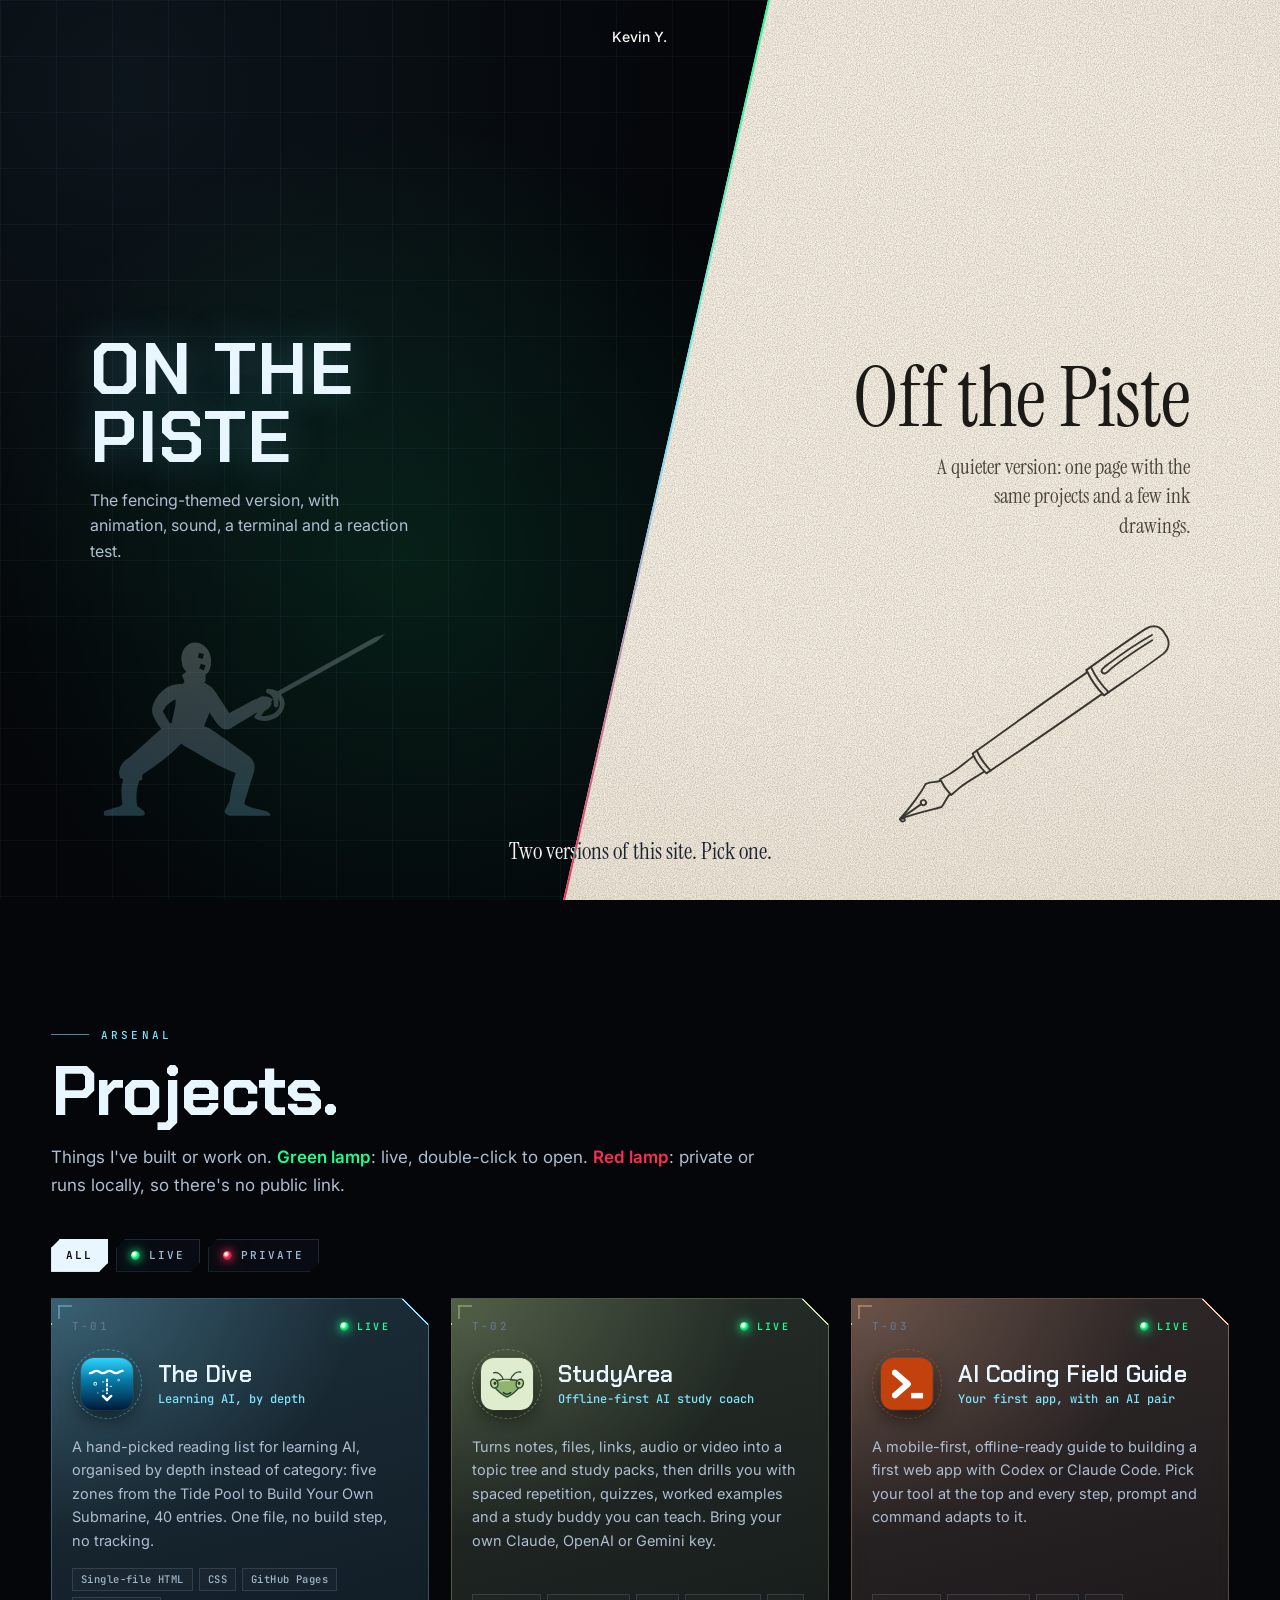
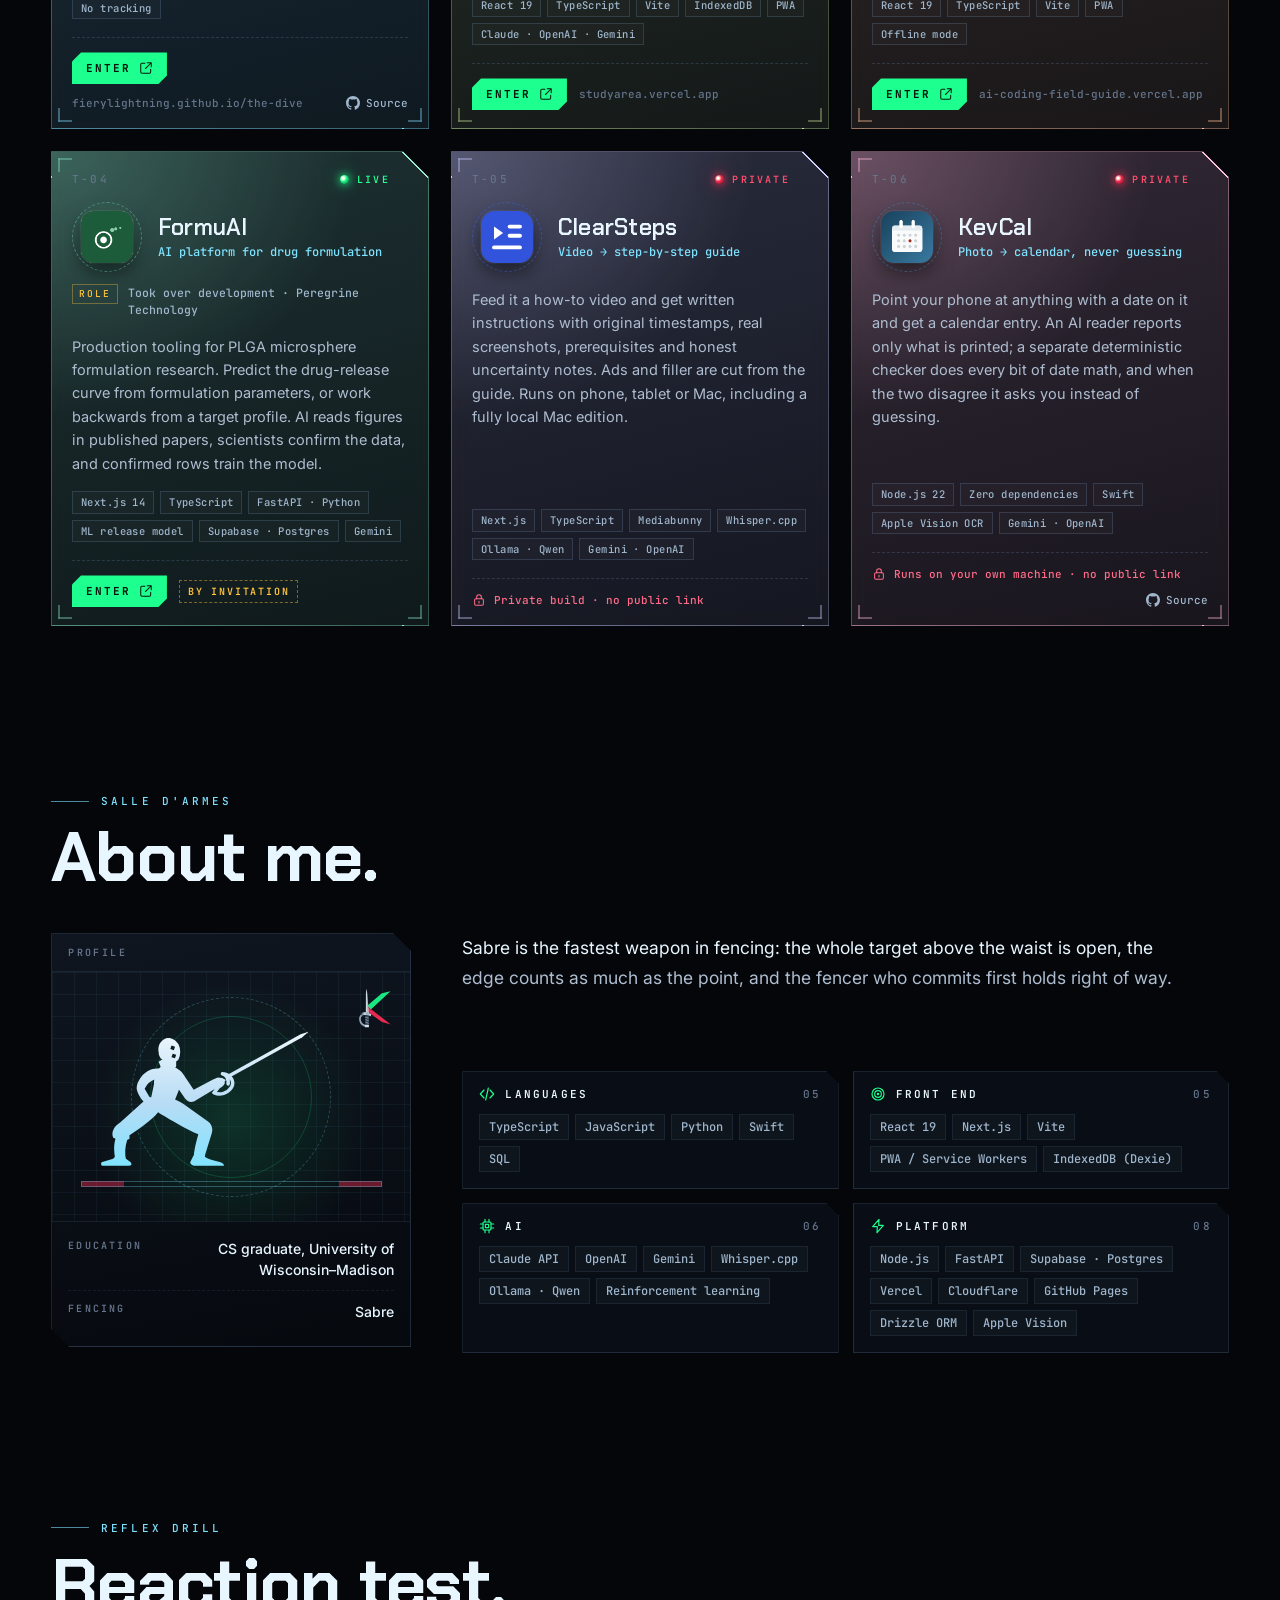
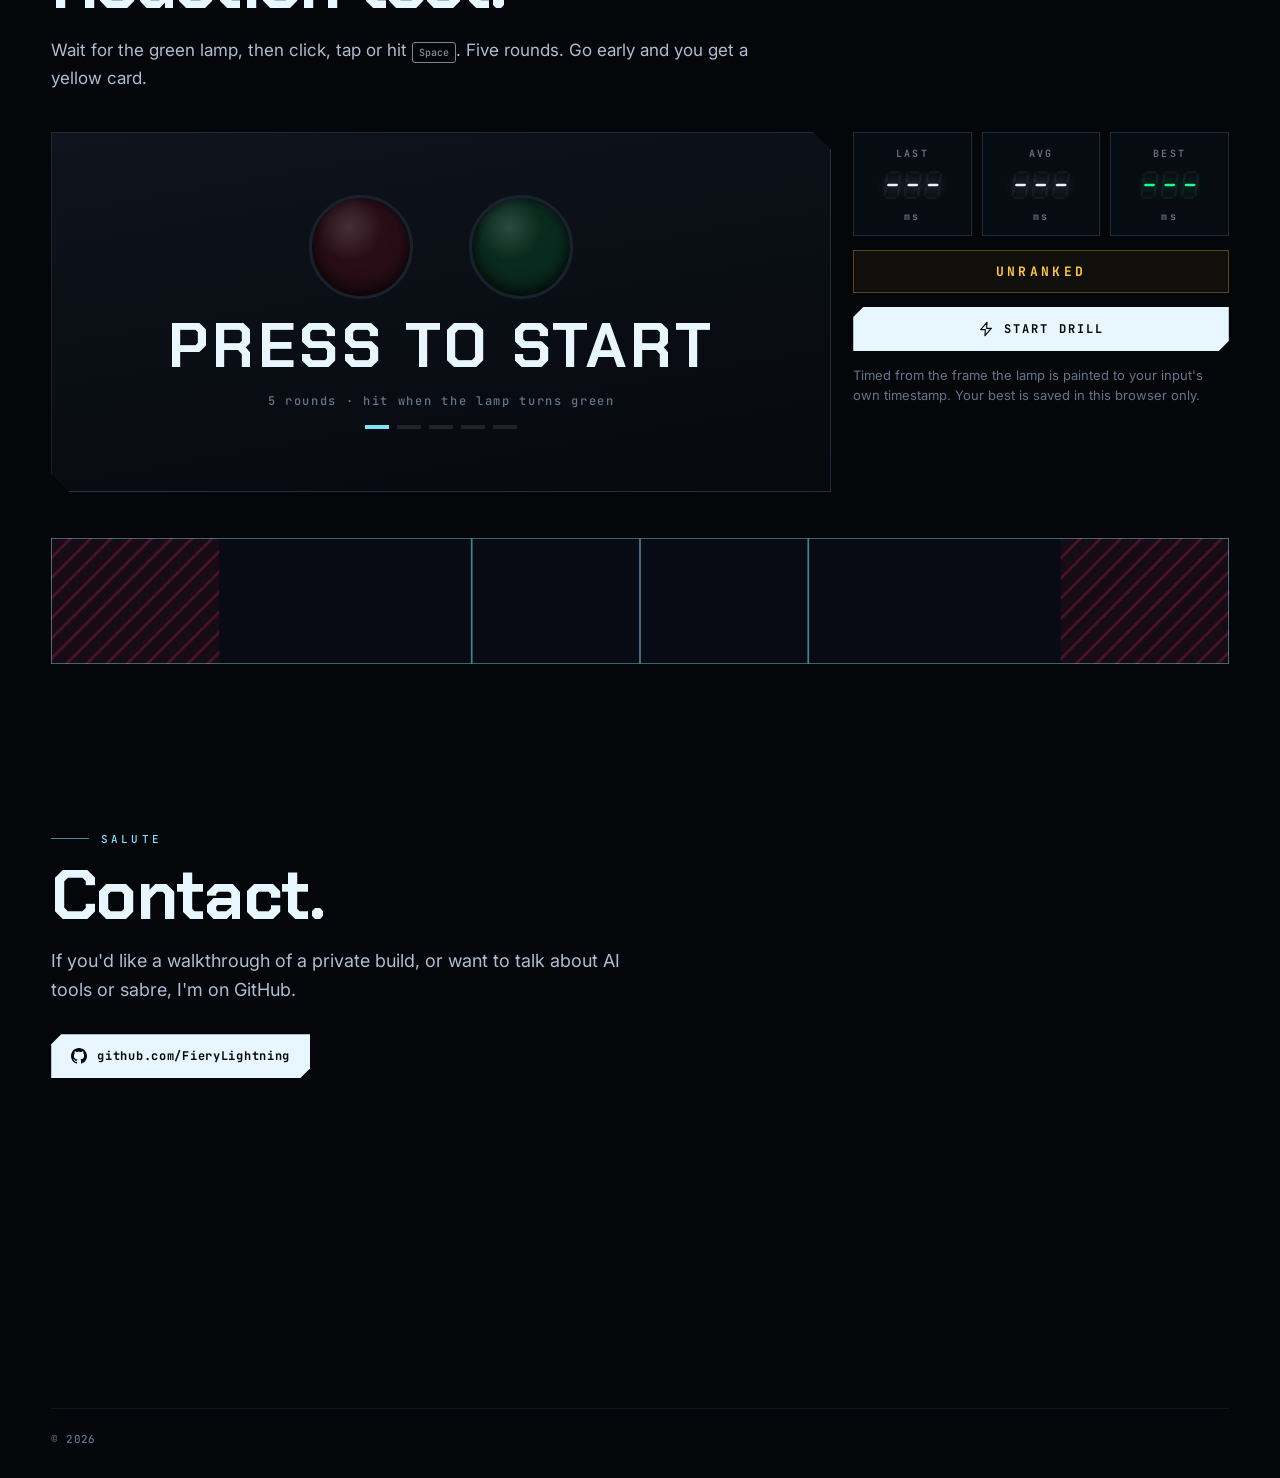
<file: index.html>
<!doctype html>
<html lang="en">
<head>
  <meta charset="utf-8">
  <meta name="viewport" content="width=device-width, initial-scale=1, viewport-fit=cover">
  <title>KYUAN · AI tools, apps &amp; platforms · Sabre</title>
  <meta name="description" content="KYUAN: builder of AI tools, apps and platforms, sabre fencer. The Dive, StudyArea, AI Coding Field Guide, FormuAI, ClearSteps and KevCal.">
  <meta name="theme-color" content="#04060a">
  <link rel="canonical" href="https://fierylightning.github.io/">
  <meta name="color-scheme" content="dark">
  <meta property="og:type" content="website">
  <meta property="og:title" content="KYUAN · AI tools, apps & platforms · Sabre">
  <meta property="og:description" content="Builder of AI tools, apps and platforms. Sabre fencer. Six builds, four live.">
  <meta property="og:url" content="https://fierylightning.github.io/">
  <meta property="og:image" content="https://fierylightning.github.io/assets/og/og.png">
  <meta property="og:image:width" content="1200">
  <meta property="og:image:height" content="630">
  <meta name="twitter:card" content="summary_large_image">
  <link rel="icon" href="favicon.svg" type="image/svg+xml">
  <link rel="apple-touch-icon" href="assets/brand/apple-touch-icon.png">
  <link rel="preconnect" href="https://fonts.googleapis.com">
  <link rel="preconnect" href="https://fonts.gstatic.com" crossorigin>
  <link rel="stylesheet" href="https://fonts.googleapis.com/css2?family=Chakra+Petch:wght@500;600;700&family=Instrument+Serif:ital@0;1&family=Inter:wght@400;500;600&family=JetBrains+Mono:wght@400;500;700&display=swap">
  <link rel="stylesheet" href="css/style.css?v=12">
  <script>
    document.documentElement.classList.add('js');
    var mode = new URLSearchParams(location.search).get('mode');
    if (mode === 'off') location.replace('off/');
    else if (mode !== 'piste') document.documentElement.classList.add('gate');
    try {
      if (sessionStorage.getItem('ky-intro') || matchMedia('(prefers-reduced-motion: reduce)').matches)
        document.documentElement.classList.add('intro-seen');
    } catch (e) {}
  </script>
  <script type="module" src="js/main.js?v=12"></script>
</head>
<body>
  <a class="skip" href="#arsenal">Skip to projects</a>

  <!-- Mode chooser: two ways to meet me. Plain links, enhanced by js/gate.js -->
  <div id="gate" role="dialog" aria-modal="true" aria-labelledby="gate-q">
    <a class="gate-side gate-piste" href="?mode=piste" data-mode="piste">
      <span class="gate-copy">
        <span class="gate-name">On the Piste</span>
        <span class="gate-desc">The fencing-themed version, with animation, sound, a terminal and a reaction test.</span>
      </span>
      <i class="gate-fencer" aria-hidden="true"></i>
    </a>
    <a class="gate-side gate-off" href="off/" data-mode="off">
      <span class="gate-ink" aria-hidden="true"><svg viewBox="0 0 240 180" fill="none" stroke="currentColor" stroke-width="1.5" stroke-linecap="round" stroke-linejoin="round"> <g transform="matrix(-1 0 0 1 240 0)"> <path pathLength="1" d="M 173.9 119.7 C 148.8 101.6 114.7 77.0 82.6 54.9 L 82.8 52.8 C 69.0 42.9 49.5 28.9 35.2 19.7 C 29.3 15.9 23.0 17.9 20.0 24.0 C 15.7 29.3 16.3 35.7 21.2 39.7 C 37.2 51.8 53.1 62.1 68.7 73.1 L 70.6 72.1 C 104.9 96.3 138.0 118.7 162.9 135.5 C 167.3 131.3 171.6 125.2 173.9 119.7 Z"/> <path pathLength="1" d="M 173.4 121.9 C 181.5 128.1 185.5 132.0 192.0 135.8 L 199.9 140.2 C 197.8 144.6 194.3 149.6 191.1 152.8 L 184.2 146.9 C 177.3 141.4 171.7 138.8 164.8 134.2"/> <path pathLength="1" d="M 199.4 141.3 C 202.8 143.0 208.1 142.0 211.6 144.1 C 214.2 149.6 223.8 162.9 232.0 172.0 C 219.7 167.3 205.1 164.2 198.7 162.4 C 196.4 159.7 194.8 154.8 192.0 152.0"/> <path pathLength="1" d="M 215.0 160.1 C 214.3 161.1 213.0 161.3 212.1 160.6 C 211.1 160.0 210.9 158.7 211.5 157.7 C 212.2 156.8 213.5 156.5 214.5 157.2 C 215.4 157.9 215.6 159.2 215.0 160.1 L 232.0 172.0"/> <path pathLength="1" d="M 30.4 24.8 C 39.2 29.7 53.4 39.0 65.8 48.3 C 70.0 51.3 71.9 53.6 70.1 55.0 C 68.6 56.2 66.1 54.9 64.0 52.5 C 53.0 43.1 38.5 34.2 30.2 29.0"/> <path pathLength="1" d="M 79.3 50.3 C 76.0 57.6 70.5 65.1 65.1 70.6 M 82.8 52.8 C 79.6 60.0 74.2 67.8 68.7 73.1"/> <path pathLength="1" d="M 170.7 117.2 C 167.9 123.3 163.8 128.9 159.4 133.3"/> <path pathLength="1" d="M 232 172 C 229.9 171.0 227.2 171.9 228.4 173.4 C 229.5 174.7 231.7 173.8 232 172"/> </g> </svg></span>
      <span class="gate-copy">
        <span class="gate-name">Off the Piste</span>
        <span class="gate-desc">A quieter version: one page with the same projects and a few ink drawings.</span>
      </span>
    </a>
    <div class="gate-center" aria-hidden="true">
      <span class="gate-who">Kevin Y.</span>
    </div>
    <p class="gate-q" id="gate-q">Two versions of this site. Pick one.</p>
  </div>

  <canvas id="field" aria-hidden="true"></canvas>
  <div class="atmos" aria-hidden="true"></div>
  <canvas id="blade" aria-hidden="true"></canvas>

  <!-- Referee's call: En garde. Prêts ? Allez ! -->
  <div id="intro" aria-hidden="true">
    <div class="intro-half intro-a"></div>
    <div class="intro-half intro-b"></div>
    <div class="intro-stage">
      <div class="intro-call" id="intro-call">&nbsp;</div>
      <div class="intro-lamps"><i class="lamp lamp-red"></i><i class="lamp lamp-green"></i></div>
      <div class="intro-skip">press any key to skip</div>
    </div>
  </div>

  <header class="hud">
    <a class="hud-brand" href="#en-garde" aria-label="Back to top">
      <img src="assets/brand/mark.svg" alt="" width="30" height="30">
    </a>

    <nav class="piste-nav" aria-label="Sections" data-moving="false">
      <div class="piste-strip" aria-hidden="true">
        <i class="pz pz-l"></i><i class="pz pz-r"></i>
        <i class="pl" style="--m:0"></i><i class="pl pl-g" style="--m:5"></i><i class="pl pl-c" style="--m:7"></i><i class="pl pl-g" style="--m:9"></i><i class="pl" style="--m:14"></i>
      </div>
      <span class="piste-marker" aria-hidden="true"><i></i></span>
      <a href="#en-garde">En garde</a>
      <a href="#arsenal">Arsenal</a>
      <a href="#salle">Salle</a>
      <a href="#drill">Drill</a>
      <a href="#salute">Salute</a>
    </nav>

    <div class="hud-actions">
      <a class="hud-btn hud-mode" href="off/" aria-label="Switch to Off the Piste mode"><i class="hud-paper" aria-hidden="true"></i><span class="lbl">OFF PISTE</span></a>
      <button class="hud-btn" id="snd" type="button" aria-pressed="false" aria-label="Toggle sound">
        <svg class="ico" aria-hidden="true"><use href="assets/icons.svg#i-sound-off"></use></svg><span class="lbl">SND OFF</span>
      </button>
      <button class="hud-btn" type="button" data-open-term aria-label="Open terminal">
        <svg class="ico" aria-hidden="true"><use href="assets/icons.svg#i-terminal"></use></svg><span class="lbl">TERM</span><kbd>`</kbd>
      </button>
    </div>
  </header>

  <main>
    <!-- 01 · EN GARDE -->
    <section id="en-garde" class="hero">
      <div class="hero-grid">
        <div class="hero-copy">
          <p class="eyebrow"><i class="lamp lamp-green"></i> KEVIN Y.</p>
          <h1 class="slashname" id="name" title="click to cut">
            <span class="sr" id="hero-name-sr">KYUAN</span>
            <span class="sn-a" aria-hidden="true">KYUAN</span>
            <span class="sn-b" aria-hidden="true">KYUAN</span>
            <svg class="sn-line" viewBox="0 0 100 100" preserveAspectRatio="none" aria-hidden="true"><line x1="-6" y1="65.3" x2="106" y2="40.7" vector-effect="non-scaling-stroke"/></svg>
          </h1>
          <p class="hero-role" id="hero-role">I build AI tools, apps &amp; platforms.</p>
          <div class="hero-cta">
            <a class="btn btn-primary" href="#arsenal"><span>Enter the piste</span><svg class="ico" aria-hidden="true"><use href="assets/icons.svg#i-arrow-down"></use></svg></a>
          </div>
        </div>

        <aside class="scorebox" aria-label="Scoreboard">
          <div class="sb-head"><span>SCORING APPARATUS</span><span class="sb-dots"><i></i><i></i><i></i></span></div>
          <div class="sb-body">
            <div class="sb-side sb-red">
              <i class="dome"></i>
              <div class="seg" id="sb-red"></div>
              <span class="sb-label">PRIVATE</span>
            </div>
            <div class="sb-center">
              <div class="seg seg-clock" id="clock"></div>
              <span class="sb-label">BOUT TIME</span>
            </div>
            <div class="sb-side sb-green">
              <i class="dome"></i>
              <div class="seg" id="sb-green"></div>
              <span class="sb-label">LIVE</span>
            </div>
          </div>
        </aside>
      </div>

      <img class="hero-sabre" src="assets/art/sabre.svg" alt="" aria-hidden="true" width="1200" height="160">
      <p class="hint"><svg class="ico" aria-hidden="true"><use href="assets/icons.svg#i-sabre"></use></svg> swipe fast to cut the field · click to parry</p>
    </section>


    <!-- 02 · ARSENAL -->
    <section id="arsenal" class="sec">
      <header class="sec-head" data-reveal>
        <span class="sec-idx"><i></i> ARSENAL</span>
        <h2 id="arsenal-title">Projects.</h2>
        <p>Things I've built or work on. <b class="g">Green lamp</b>: live, double-click to open. <b class="r">Red lamp</b>: private or runs locally, so there's no public link.</p>
      </header>

      <div class="filters" role="group" aria-label="Filter builds">
        <button type="button" data-filter="all" aria-pressed="true">ALL</button>
        <button type="button" data-filter="live" aria-pressed="false"><i class="lamp lamp-green"></i>LIVE</button>
        <button type="button" data-filter="private" aria-pressed="false"><i class="lamp lamp-red"></i>PRIVATE</button>
      </div>

      <div class="grid" id="grid"></div>

      <noscript>
        <ul class="noscript-list">
          <li><a href="https://fierylightning.github.io/the-dive/">The Dive</a>: learning AI, by depth</li>
          <li><a href="https://studyarea.vercel.app">StudyArea</a>: offline-first AI study coach</li>
          <li><a href="https://ai-coding-field-guide.vercel.app">AI Coding Field Guide</a>: your first app with an AI pair</li>
          <li><a href="https://formuai-v1.vercel.app">FormuAI</a>: AI platform for drug formulation (by invitation; took over development)</li>
          <li>ClearSteps: video to step-by-step guide (private build)</li>
          <li>KevCal: photo to calendar (runs locally) · <a href="https://github.com/FieryLightning/KevCal">source</a></li>
        </ul>
      </noscript>
    </section>

    <!-- 03 · SALLE -->
    <section id="salle" class="sec">
      <header class="sec-head" data-reveal>
        <span class="sec-idx"><i></i> SALLE D'ARMES</span>
        <h2>About me.</h2>
      </header>

      <div class="salle-grid">
        <article class="pcard" data-reveal>
          <div class="pcard-top"><span>PROFILE</span></div>
          <div class="pcard-art">
            <span class="pcard-ring" aria-hidden="true"></span>
            <i class="pcard-fencer" aria-hidden="true"></i>
            <img class="pcard-mark" src="assets/brand/mark.svg" alt="" width="44" height="44">
          </div>
          <dl class="pcard-stats">
            <div><dt>Education</dt><dd id="pc-edu">CS graduate, UW–Madison</dd></div>
            <div><dt>Fencing</dt><dd id="pc-weapon">Sabre</dd></div>
          </dl>
        </article>

        <div class="salle-main">
          <div class="bio" id="bio" data-reveal></div>
          <h3 class="loadout-title" data-reveal><span>TOOLS</span><i></i></h3>
          <div class="loadout" id="loadout"></div>
        </div>
      </div>
    </section>

    <!-- 04 · DRILL -->
    <section id="drill" class="sec">
      <header class="sec-head" data-reveal>
        <span class="sec-idx"><i></i> REFLEX DRILL</span>
        <h2>Reaction test.</h2>
        <p>Wait for the green lamp, then click, tap or hit <kbd>Space</kbd>. Five rounds. Go early and you get a yellow card.</p>
      </header>

      <div class="drill" data-reveal>
        <div class="drill-box" tabindex="0" role="button" aria-label="Reflex drill. Press to start, then press again when the lamp turns green." data-state="idle">
          <div class="drill-lamps"><i class="dl dl-red"></i><i class="dl dl-green"></i></div>
          <div class="drill-card" aria-hidden="true"></div>
          <div class="drill-msg" aria-live="assertive">PRESS TO START</div>
          <div class="drill-sub">5 rounds · hit when the lamp turns green</div>
          <div class="drill-rounds" aria-hidden="true"></div>
        </div>

        <div class="drill-side">
          <div class="drill-stats">
            <div class="ds"><span>LAST</span><div class="seg" data-stat="last"></div><em>ms</em></div>
            <div class="ds"><span>AVG</span><div class="seg" data-stat="avg"></div><em>ms</em></div>
            <div class="ds ds-best"><span>BEST</span><div class="seg" data-stat="best"></div><em>ms</em></div>
          </div>
          <div class="drill-rank">UNRANKED</div>
          <button class="btn btn-primary drill-start" type="button"><svg class="ico" aria-hidden="true"><use href="assets/icons.svg#i-bolt"></use></svg><span>Start drill</span></button>
          <p class="drill-note">Timed from the frame the lamp is painted to your input's own timestamp. Your best is saved in this browser only.</p>
        </div>
      </div>

      <img class="drill-piste" src="assets/art/piste.svg" alt="Top-down diagram of a 14 metre fencing piste with centre line, en garde lines and warning zones" width="1400" height="150" loading="lazy" data-reveal>
    </section>

    <!-- 05 · SALUTE -->
    <section id="salute" class="sec salute">
      <div class="salute-inner" data-reveal>
        <span class="sec-idx"><i></i> SALUTE</span>
        <h2 class="salute-big">Contact.</h2>
        <p>If you'd like a walkthrough of a private build, or want to talk about AI tools or sabre, I'm on GitHub.</p>
        <div class="salute-cta">
          <a class="btn btn-primary" id="gh-link" href="https://github.com/FieryLightning" target="_blank" rel="noopener"><svg class="ico" aria-hidden="true"><use href="assets/icons.svg#i-github"></use></svg><span class="lbl">github.com/FieryLightning</span></a>
          <a class="btn btn-ghost" id="mail-link" href="#" hidden><svg class="ico" aria-hidden="true"><use href="assets/icons.svg#i-external"></use></svg><span class="lbl"></span></a>
        </div>
      </div>

      <footer class="foot">
        <span>© <span id="year">2026</span></span>
      </footer>
    </section>
  </main>

  <div class="toast" id="toast" role="status" aria-live="polite"></div>

  <div id="term" class="term" role="dialog" aria-label="Terminal" hidden>
    <div class="term-bar">
      <span class="term-dots"><i></i><i></i><i></i></span>
      <span>guest@piste: ~</span>
      <button class="term-x" type="button" aria-label="Close terminal">esc ✕</button>
    </div>
    <div class="term-out" aria-live="polite"></div>
    <label class="term-line"><span class="t-ps">guest@piste:~$</span><input class="term-in" type="text" autocomplete="off" autocapitalize="off" spellcheck="false" aria-label="Terminal command"></label>
  </div>
</body>
</html>
</file>
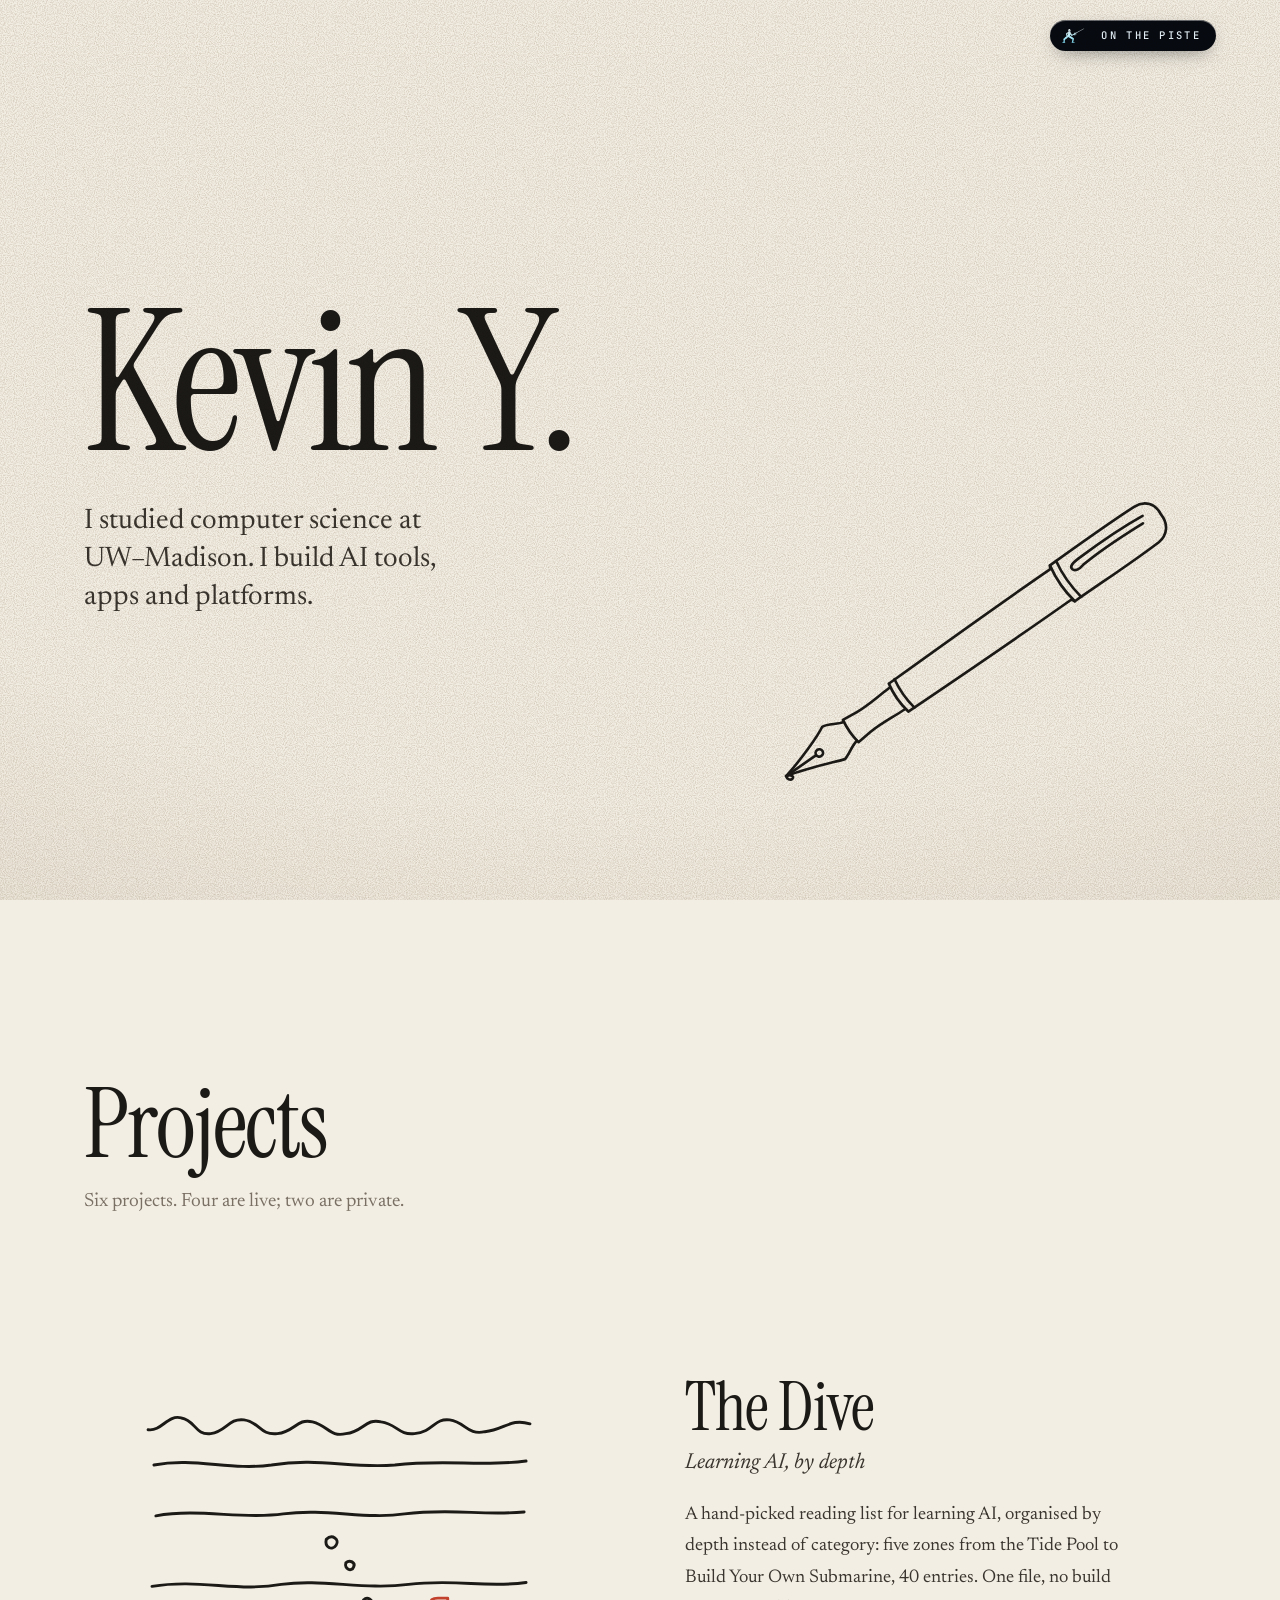
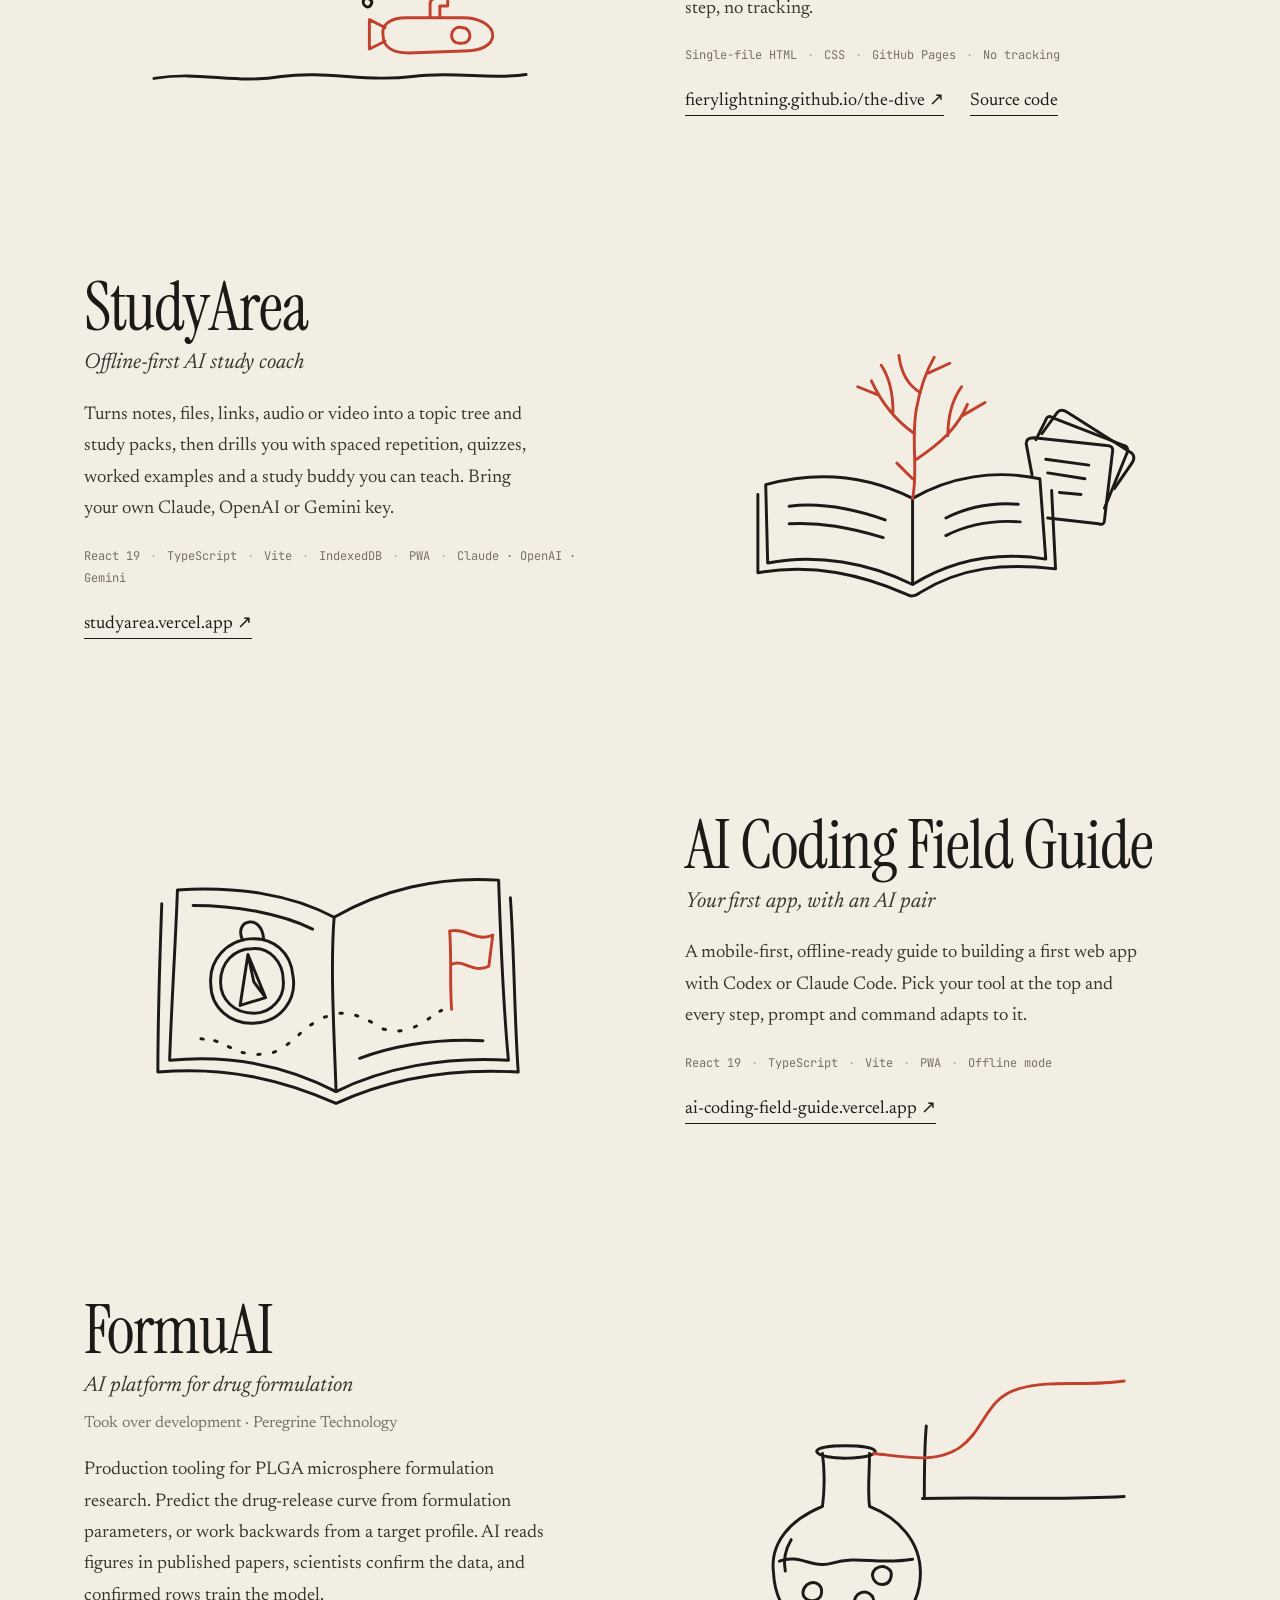
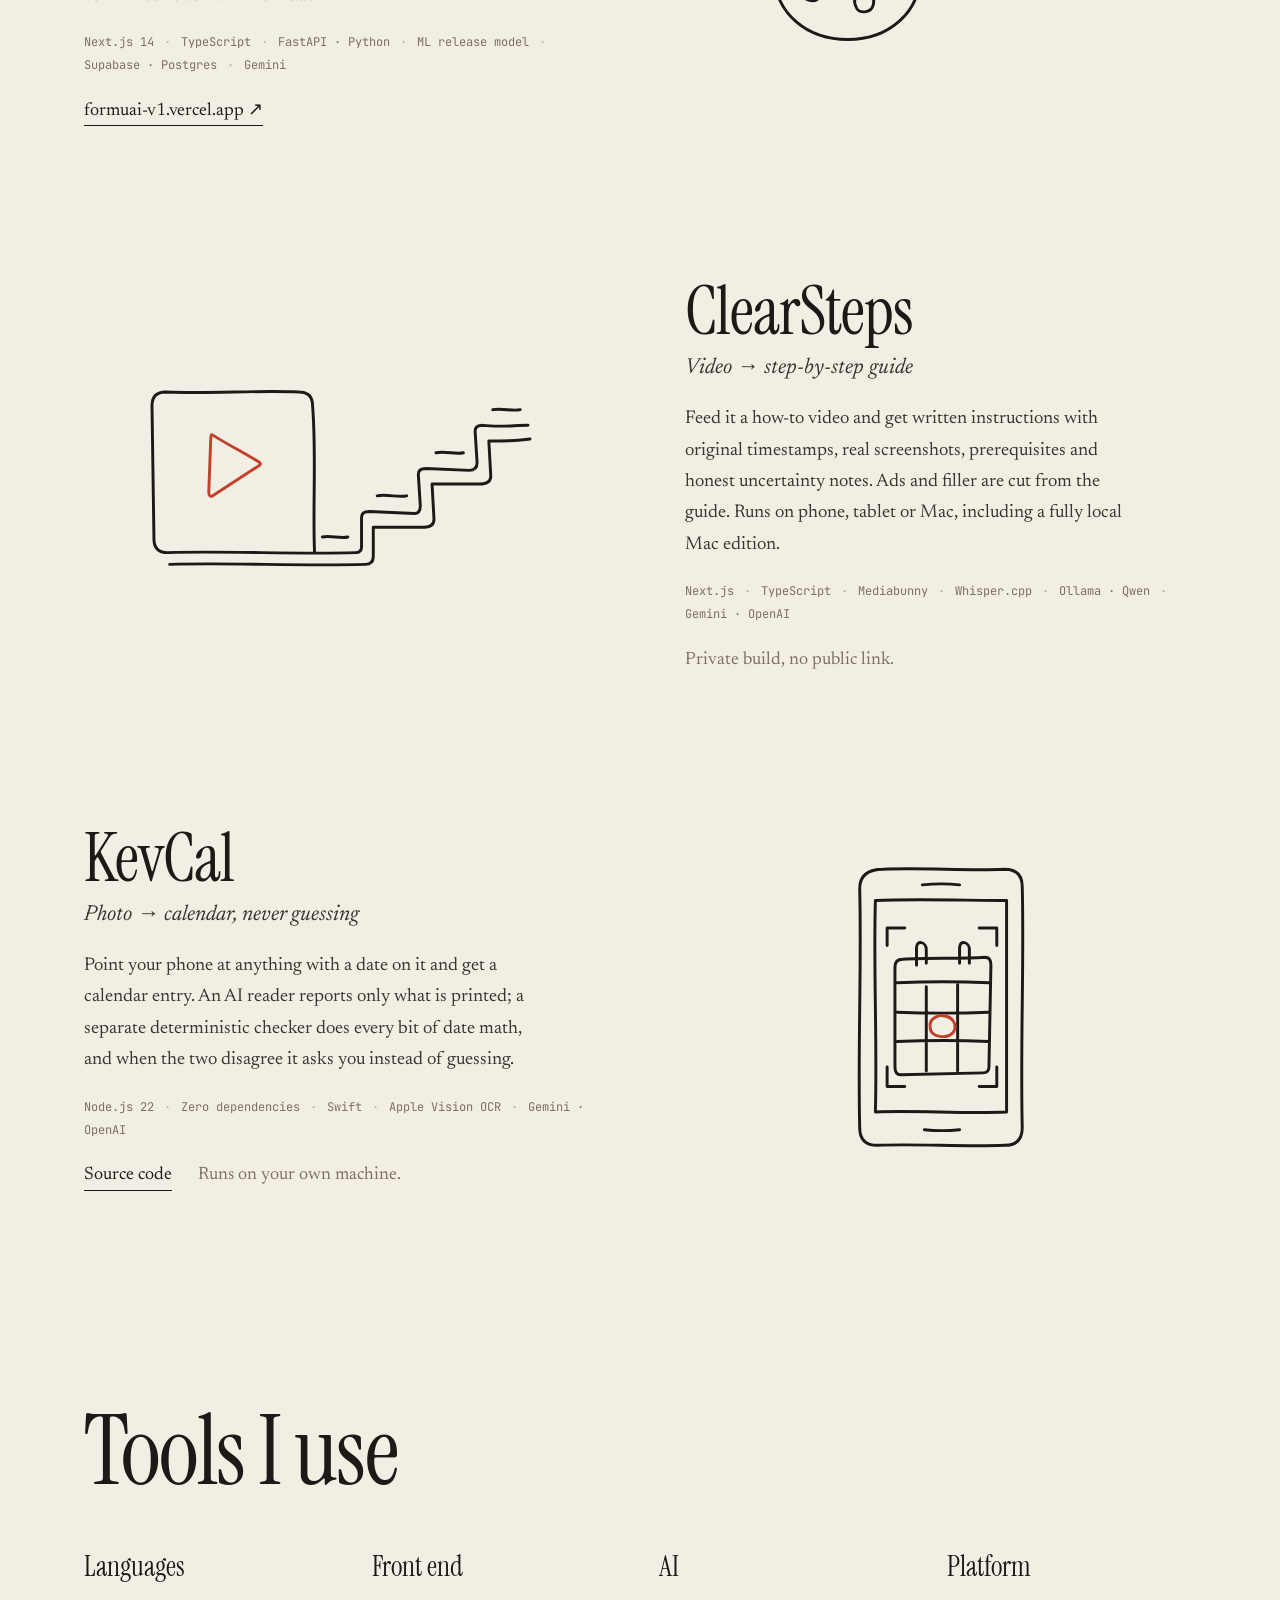
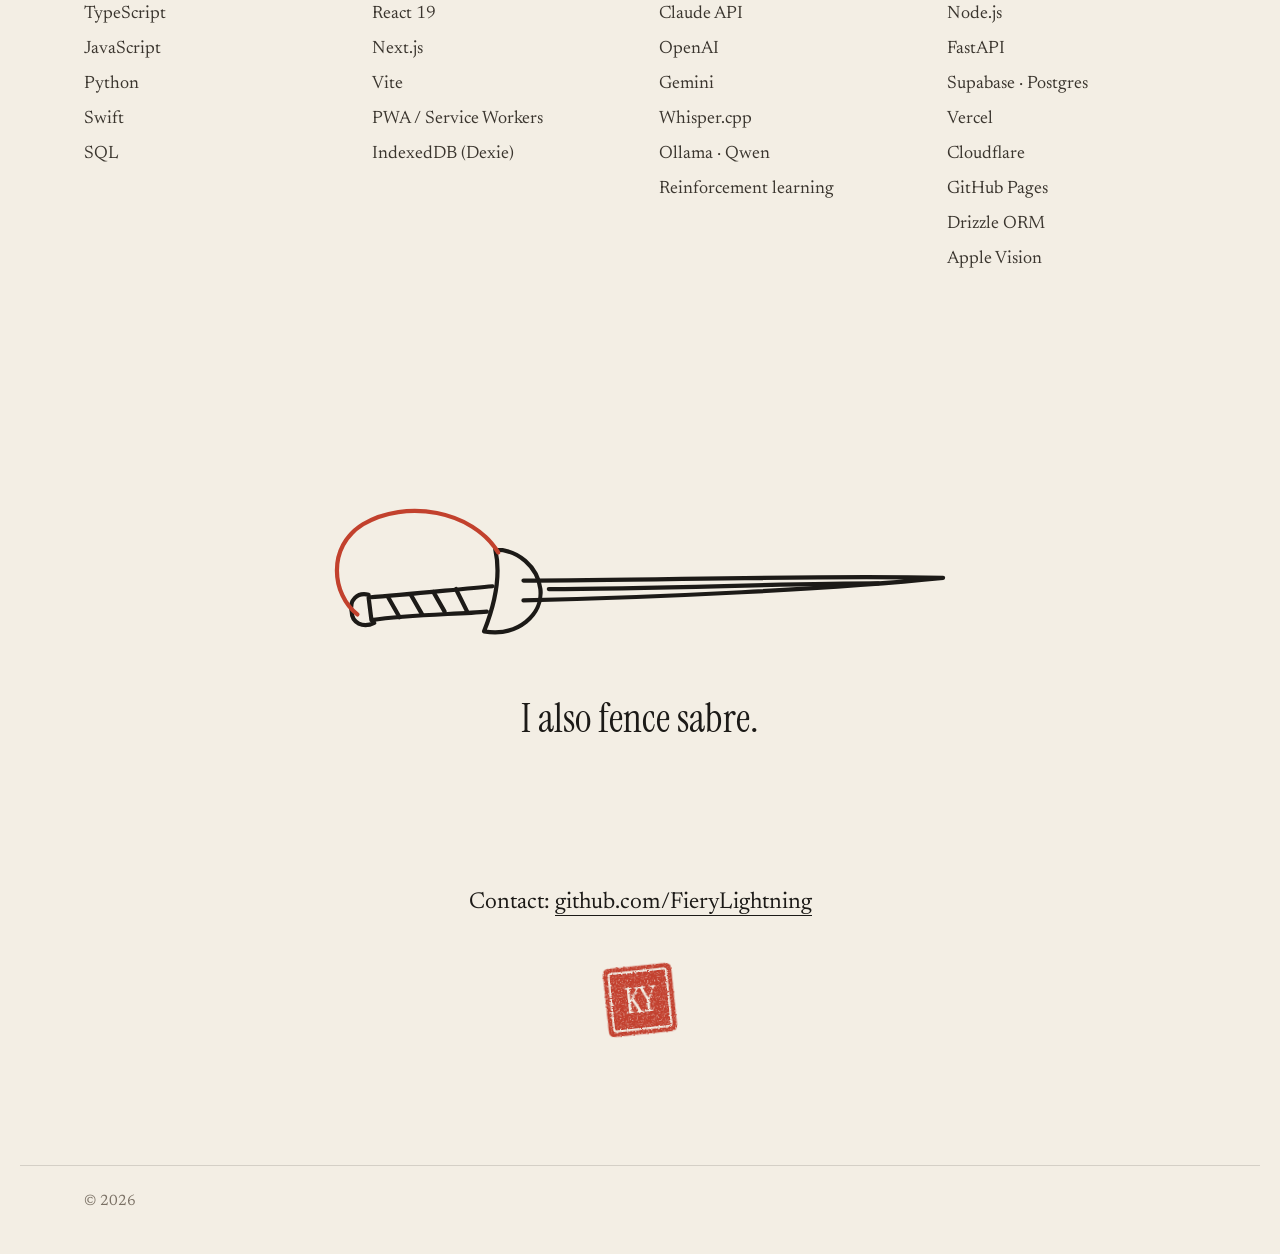
<file: off/index.html>
<!doctype html>
<html lang="en">
<head>
  <meta charset="utf-8">
  <meta name="viewport" content="width=device-width, initial-scale=1, viewport-fit=cover">
  <title>Kevin Y. · Off the Piste</title>
  <meta name="description" content="Kevin Y. builds AI tools, apps and platforms. Six projects, with ink drawings.">
  <meta name="theme-color" content="#f3eee4">
  <meta name="color-scheme" content="light">
  <link rel="canonical" href="https://fierylightning.github.io/off/">
  <meta property="og:type" content="website">
  <meta property="og:title" content="Kevin Y. · Off the Piste">
  <meta property="og:description" content="Kevin Y. builds AI tools, apps and platforms. Six projects, with ink drawings.">
  <meta property="og:url" content="https://fierylightning.github.io/off/">
  <meta property="og:image" content="https://fierylightning.github.io/assets/og/og.png">
  <meta property="og:image:width" content="1200">
  <meta property="og:image:height" content="630">
  <meta name="twitter:card" content="summary_large_image">
  <link rel="icon" href="../favicon.svg" type="image/svg+xml">
  <link rel="apple-touch-icon" href="../assets/brand/apple-touch-icon.png">
  <link rel="preconnect" href="https://fonts.googleapis.com">
  <link rel="preconnect" href="https://fonts.gstatic.com" crossorigin>
  <link rel="stylesheet" href="https://fonts.googleapis.com/css2?family=Instrument+Serif:ital@0;1&family=JetBrains+Mono:wght@400;500&family=Newsreader:ital,opsz,wght@0,6..72,300..600;1,6..72,300..600&display=swap">
  <link rel="stylesheet" href="off.css?v=12">
  <script>document.documentElement.classList.add('js');</script>
  <script type="module" src="off.js?v=12"></script>
</head>
<body>
  <a class="skip" href="#works">Skip to projects</a>

  <!-- one ink line runs the length of the page and draws as you read -->
  <svg class="thread" aria-hidden="true"><path class="thread-line" d=""/><circle class="thread-nib" r="3.2"/></svg>

  <header class="bar">
    <a class="bar-mode" href="../?mode=piste" aria-label="Switch to On the Piste mode">
      <i class="bar-fencer" aria-hidden="true"></i><span>On the Piste</span>
    </a>
  </header>

  <main id="top">
    <section class="hero">
      <div class="hero-text">
        <h1 class="hero-name">Kevin Y.</h1>
        <p class="hero-line" id="hero-line">I studied computer science at UW–Madison. I build AI tools, apps and platforms.</p>
      </div>
      <figure class="ink ink-nib" data-ink="pen" aria-hidden="true"></figure>
    </section>


    <section class="works" id="works">
      <header class="works-head" data-thread="right">
        <h2>Projects</h2>
        <p class="works-sub" id="works-sub">Six projects. Four are live; two are private.</p>
      </header>
      <div class="plates" id="plates">
        <noscript>
          <ul class="plates-plain">
            <li><a href="https://fierylightning.github.io/the-dive/">The Dive</a>: learning AI, by depth</li>
            <li><a href="https://studyarea.vercel.app">StudyArea</a>: offline-first AI study coach</li>
            <li><a href="https://ai-coding-field-guide.vercel.app">AI Coding Field Guide</a>: your first app, with an AI pair</li>
            <li><a href="https://formuai-v1.vercel.app">FormuAI</a>: AI platform for drug formulation</li>
            <li>ClearSteps: video to step-by-step guide (private build)</li>
            <li>KevCal: photo to calendar (runs locally) · <a href="https://github.com/FieryLightning/KevCal">source</a></li>
          </ul>
        </noscript>
      </div>
    </section>

    <section class="toolbox" data-thread="left">
      <h2>Tools I use</h2>
      <div class="tools" id="tools"></div>
    </section>

    <section class="coda">
      <figure class="ink ink-sabre" data-ink="sabre" aria-hidden="true"></figure>
      <p class="coda-text" id="coda">I also fence sabre.</p>
      <div class="sign">
        <p class="sign-links" id="sign-links">Contact: <a class="u" href="https://github.com/FieryLightning">github.com/FieryLightning</a></p>
        <span class="seal" id="seal" aria-hidden="true"><span>KY</span></span>
      </div>
    </section>
  </main>

  <footer class="foot">
    <span>© <span id="year">2026</span></span>
  </footer>
</body>
</html>
</file>
<file: css/style.css>
/* ─────────────────────────────────────────────────────────────
   KYUAN · PISTE//OS
   Dark HUD, scoring-box lamps, sabre cuts.
   ───────────────────────────────────────────────────────────── */

:root {
  --bg: #04060a;
  --panel: #0a0f17;
  --steel: #e8f6ff;
  --steel-2: #9fb6cc;
  --text: #aebdd0;
  --muted: #64748a;
  --blade: #7fe3ff;
  --green: #1dff8e;
  --red: #ff2d55;
  --amber: #ffc53d;
  --line: rgba(155, 200, 255, 0.09);
  --line-2: rgba(155, 200, 255, 0.16);

  --display: 'Chakra Petch', 'Rajdhani', system-ui, sans-serif;
  --mono: 'JetBrains Mono', ui-monospace, 'SF Mono', Menlo, monospace;
  --body: 'Inter', system-ui, -apple-system, 'Segoe UI', sans-serif;

  --gutter: clamp(18px, 4vw, 56px);
  --maxw: 1240px;
  --chamfer: polygon(0 0, calc(100% - 18px) 0, 100% 18px, 100% 100%, 18px 100%, 0 calc(100% - 18px));
  --chamfer-sm: polygon(9px 0, 100% 0, 100% calc(100% - 9px), calc(100% - 9px) 100%, 0 100%, 0 9px);
  --ease: cubic-bezier(.2, .8, .2, 1);
}

@view-transition { navigation: auto; }

*, *::before, *::after { box-sizing: border-box; }
[hidden] { display: none !important; }
html { scroll-behavior: smooth; scroll-padding-top: 72px; -webkit-text-size-adjust: 100%; }
body {
  margin: 0;
  background: var(--bg);
  color: var(--text);
  font: 400 16px/1.6 var(--body);
  -webkit-font-smoothing: antialiased;
  overflow-x: hidden;
  min-height: 100vh;
}
::selection { background: var(--green); color: #04060a; }
a { color: inherit; text-decoration: none; }
img { max-width: 100%; }
button { font: inherit; }
h1, h2, h3, p { margin: 0; }
kbd {
  font: 600 10px/1 var(--mono);
  padding: 3px 6px;
  border: 1px solid currentColor;
  border-radius: 3px;
  opacity: .7;
}
.ico { width: 16px; height: 16px; flex: none; }
.sr { position: absolute; width: 1px; height: 1px; overflow: hidden; clip: rect(0 0 0 0); white-space: nowrap; }
.skip {
  position: fixed; left: 12px; top: -60px; z-index: 200;
  background: var(--steel); color: #04060a; padding: 10px 14px; font: 700 12px var(--mono);
}
.skip:focus { top: 12px; }
:focus-visible { outline: 2px solid var(--blade); outline-offset: 3px; }

/* ── layers ─────────────────────────────────────────────────── */
#field { position: fixed; inset: 0; width: 100%; height: 100%; z-index: 0; transition: opacity .6s; }
#blade { position: fixed; inset: 0; width: 100%; height: 100%; z-index: 60; pointer-events: none; }
.atmos {
  position: fixed; inset: 0; z-index: 1; pointer-events: none;
  background:
    radial-gradient(1100px 700px at 78% -12%, rgba(127, 227, 255, .08), transparent 60%),
    radial-gradient(900px 640px at -12% 112%, rgba(255, 45, 85, .06), transparent 60%),
    radial-gradient(ellipse at 50% 45%, transparent 50%, rgba(0, 0, 0, .6) 100%);
}
.atmos::before {
  content: ''; position: absolute; inset: 0;
  background-image:
    linear-gradient(rgba(127, 227, 255, .035) 1px, transparent 1px),
    linear-gradient(90deg, rgba(127, 227, 255, .035) 1px, transparent 1px);
  background-size: 64px 64px;
  -webkit-mask-image: radial-gradient(ellipse at 50% 30%, #000 15%, transparent 75%);
  mask-image: radial-gradient(ellipse at 50% 30%, #000 15%, transparent 75%);
}
.atmos::after {
  content: ''; position: absolute; inset: 0;
  background: repeating-linear-gradient(0deg, rgba(255, 255, 255, .022) 0 1px, transparent 1px 3px);
}
.no-webgl #field { display: none; }
.no-webgl .atmos { background-color: #060a10; }
main { position: relative; z-index: 2; overflow-x: clip; }

/* ── lamps ──────────────────────────────────────────────────── */
.lamp {
  --c: var(--green);
  display: inline-block; flex: none;
  width: 9px; height: 9px; border-radius: 50%;
  background: radial-gradient(circle at 35% 35%, #fff 0 10%, var(--c) 38%, color-mix(in srgb, var(--c) 40%, #000) 100%);
  box-shadow: 0 0 8px var(--c), 0 0 18px color-mix(in srgb, var(--c) 55%, transparent);
}
.lamp-red { --c: var(--red); }
@keyframes lampPulse { 50% { box-shadow: 0 0 4px var(--c), 0 0 8px color-mix(in srgb, var(--c) 40%, transparent); filter: brightness(.8); } }

/* ── intro ──────────────────────────────────────────────────── */
#intro { display: none; }
.js #intro {
  position: fixed; inset: 0; z-index: 100;
  display: grid; place-items: center; overflow: hidden;
  animation: introFailsafe 0s linear 6s forwards;
}
.js.intro-seen #intro { display: none; }
@keyframes introFailsafe { to { opacity: 0; visibility: hidden; pointer-events: none; } }
.intro-half { position: absolute; inset: 0; background: var(--bg); transition: transform .75s cubic-bezier(.7, 0, .2, 1); }
.intro-a { clip-path: polygon(0 0, 100% 0, 100% 22%, 0 78%); }
.intro-b { clip-path: polygon(0 78%, 100% 22%, 100% 100%, 0 100%); }
.intro-a::after, .intro-b::after {
  content: ''; position: absolute; inset: 0;
  background-image:
    linear-gradient(rgba(127, 227, 255, .05) 1px, transparent 1px),
    linear-gradient(90deg, rgba(127, 227, 255, .05) 1px, transparent 1px);
  background-size: 64px 64px;
}
#intro.split .intro-a { transform: translate(-8%, -105%); }
#intro.split .intro-b { transform: translate(8%, 105%); }
.intro-stage { position: relative; text-align: center; transition: opacity .18s; padding: 0 20px; }
#intro.split .intro-stage { opacity: 0; }
.intro-sys { font: 500 11px var(--mono); letter-spacing: .3em; color: var(--muted); }
.blink { animation: blink 1s steps(1) infinite; color: var(--green); }
@keyframes blink { 50% { opacity: 0; } }
.intro-call {
  font: 700 clamp(52px, 11vw, 150px)/1 var(--display);
  letter-spacing: .06em; color: var(--steel);
  margin: 22px 0 26px; min-height: 1em;
}
.intro-call.show { animation: callIn .38s var(--ease); }
.intro-call.go { color: var(--green); text-shadow: 0 0 40px rgba(29, 255, 142, .55); }
@keyframes callIn { from { opacity: 0; transform: scale(1.14); filter: blur(8px); letter-spacing: .26em; } }
.intro-lamps { display: flex; gap: 30px; justify-content: center; }
.intro-lamps .lamp { width: 20px; height: 20px; filter: grayscale(1) brightness(.3); box-shadow: none; transition: .15s; }
#intro.lit .intro-lamps .lamp { filter: none; box-shadow: 0 0 18px var(--c), 0 0 52px var(--c); }
.intro-skip { margin-top: 30px; font: 500 10px var(--mono); letter-spacing: .24em; color: var(--muted); opacity: .6; text-transform: uppercase; }

/* ── HUD ────────────────────────────────────────────────────── */
.hud {
  position: fixed; inset: 0 0 auto 0; z-index: 50;
  height: 62px;
  display: grid; grid-template-columns: auto minmax(0, 1fr) auto; align-items: center; gap: 28px;
  padding: 0 var(--gutter);
  background: linear-gradient(180deg, rgba(4, 6, 10, .88), rgba(4, 6, 10, .55));
  -webkit-backdrop-filter: blur(12px) saturate(1.2);
  backdrop-filter: blur(12px) saturate(1.2);
  border-bottom: 1px solid var(--line);
}
.hud-brand { display: flex; align-items: center; gap: 10px; font: 700 16px var(--display); letter-spacing: .22em; color: var(--steel); }
.hud-brand img { filter: drop-shadow(0 0 8px rgba(127, 227, 255, .35)); }
.hud-actions { display: flex; gap: 8px; }
.hud-btn {
  display: inline-flex; align-items: center; gap: 8px;
  height: 34px; padding: 0 12px;
  font: 600 10.5px var(--mono); letter-spacing: .16em;
  color: var(--steel-2); background: rgba(10, 15, 23, .6);
  border: 1px solid var(--line-2); cursor: pointer;
  clip-path: var(--chamfer-sm);
  transition: color .2s, border-color .2s, background .2s;
}
.hud-btn:hover { color: var(--steel); border-color: rgba(127, 227, 255, .5); background: rgba(127, 227, 255, .06); }
.hud-btn[aria-pressed="true"] { color: var(--green); }
.hud-btn kbd { padding: 2px 5px; font-size: 9px; }

/* piste navigation: the page is a 14 m strip, you are the fencer */
.piste-nav { --p: .0714; position: relative; justify-self: center; width: min(580px, 100%); height: 46px; }
.piste-strip {
  position: absolute; left: 0; right: 0; top: 21px; height: 8px;
  background: rgba(127, 227, 255, .05);
  border: 1px solid rgba(127, 227, 255, .22);
}
.pz { position: absolute; top: 0; bottom: 0; width: calc(200% / 14); background: repeating-linear-gradient(-45deg, rgba(255, 45, 85, .5) 0 2px, transparent 2px 5px); }
.pz-l { left: 0; }
.pz-r { right: 0; }
.pl { position: absolute; top: -4px; bottom: -4px; width: 1px; left: calc(var(--m) / 14 * 100%); background: rgba(127, 227, 255, .55); }
.pl-c { top: -6px; bottom: -6px; background: var(--steel); box-shadow: 0 0 6px var(--blade); }
.piste-marker {
  position: absolute; top: 2px; left: calc(var(--p) * 100%);
  width: 38px; height: 20px; transform: translateX(-50%);
  transition: left .14s linear;
  pointer-events: none;
}
.piste-marker i {
  position: absolute; inset: 0;
  background: var(--green);
  -webkit-mask: url(../assets/art/fencer-guard.svg) center bottom / contain no-repeat;
  mask: url(../assets/art/fencer-guard.svg) center bottom / contain no-repeat;
  filter: drop-shadow(0 0 5px rgba(29, 255, 142, .8));
}
.piste-nav[data-moving="true"] .piste-marker i {
  -webkit-mask-image: url(../assets/art/fencer-lunge.svg);
  mask-image: url(../assets/art/fencer-lunge.svg);
}
.piste-nav a {
  position: absolute; top: 33px; left: calc(var(--x, 0) * 100%);
  transform: translateX(-50%);
  font: 500 9px/1 var(--mono); letter-spacing: .14em; text-transform: uppercase;
  color: var(--muted); white-space: nowrap; padding: 2px 4px;
  transition: color .2s;
}
.piste-nav a:hover { color: var(--steel-2); }
.piste-nav a[aria-current] { color: var(--green); }

/* ── buttons ────────────────────────────────────────────────── */
.btn {
  position: relative;
  display: inline-flex; align-items: center; gap: 10px;
  padding: 14px 20px;
  font: 700 12px/1 var(--mono); letter-spacing: .18em; text-transform: uppercase;
  border: 0; cursor: pointer;
  clip-path: polygon(10px 0, 100% 0, 100% calc(100% - 10px), calc(100% - 10px) 100%, 0 100%, 0 10px);
  transition: background .2s, color .2s, box-shadow .2s, transform .2s var(--ease);
}
.btn:hover { transform: translateY(-1px); }
.btn:active { transform: translateY(1px); }
.btn-primary { background: var(--steel); color: #04060a; }
.btn-primary:hover { background: #fff; box-shadow: inset 0 -3px 0 var(--green); }
.btn-ghost { background: rgba(10, 15, 23, .65); color: var(--steel); box-shadow: inset 0 0 0 1px var(--line-2); }
.btn-ghost:hover { box-shadow: inset 0 0 0 1px rgba(127, 227, 255, .6); color: #fff; }

/* ── hero ───────────────────────────────────────────────────── */
.hero {
  position: relative; overflow: hidden;
  min-height: 100vh; min-height: 100svh;
  display: grid; align-items: center;
  padding: 120px var(--gutter) 110px;
}
.hero-grid {
  position: relative; z-index: 2;
  width: 100%; max-width: var(--maxw); margin: 0 auto;
  display: grid; grid-template-columns: minmax(0, 1.4fr) minmax(300px, .78fr);
  gap: clamp(32px, 5vw, 80px); align-items: center;
}
.eyebrow { display: flex; align-items: center; gap: 10px; font: 500 11px var(--mono); letter-spacing: .28em; color: var(--steel-2); }
.eyebrow .lamp { animation: lampPulse 2.4s ease-in-out infinite; }

.slashname {
  position: relative; display: inline-block;
  margin: 18px 0 18px -0.04em;
  font: 700 clamp(76px, 14.5vw, 214px)/.84 var(--display);
  letter-spacing: .005em;
  cursor: crosshair; user-select: none; -webkit-user-select: none;
}
.sn-a, .sn-b {
  display: block;
  background: linear-gradient(180deg, #ffffff 0%, #dcefff 38%, #8aa6c2 78%, #50657c 100%);
  -webkit-background-clip: text; background-clip: text; color: transparent;
}
.sn-a { clip-path: polygon(0 0, 100% 0, 100% 42%, 0 64%); }
.sn-b { position: absolute; inset: 0; clip-path: polygon(0 64%, 100% 42%, 100% 100%, 0 100%); }
.slashname::after {
  content: ''; position: absolute; inset: 10% -2%;
  background: radial-gradient(ellipse at 40% 50%, rgba(127, 227, 255, .14), transparent 65%);
  z-index: -1; filter: blur(20px);
}
.sn-line { position: absolute; inset: 0; width: 100%; height: 100%; overflow: visible; pointer-events: none; }
.sn-line line { stroke: #fff; stroke-width: 2px; opacity: 0; filter: drop-shadow(0 0 6px var(--blade)); }
.slashing .sn-a { animation: cutA .95s var(--ease); }
.slashing .sn-b { animation: cutB .95s var(--ease); }
.slashing .sn-line line { animation: seam .95s ease-out; }
@keyframes cutA { 0% { transform: none; } 16% { transform: translate(-1.6%, -6%) rotate(-1.2deg); } 100% { transform: none; } }
@keyframes cutB { 0% { transform: none; } 16% { transform: translate(2%, 6%) rotate(1deg); } 100% { transform: none; } }
@keyframes seam { 0% { opacity: 0; } 8% { opacity: 1; } 100% { opacity: 0; } }

.hero-role { font: 500 clamp(17px, 1.8vw, 21px)/1.5 var(--body); color: var(--steel-2); max-width: 46ch; }
.hero-cta { display: flex; flex-wrap: wrap; gap: 12px; margin-top: 34px; }

.ready:not(.intro-seen) .hero-copy > * { animation: rise .8s var(--ease) both; }
.ready:not(.intro-seen) .hero-copy > :nth-child(2) { animation-delay: .05s; }
.ready:not(.intro-seen) .hero-copy > :nth-child(3) { animation-delay: .14s; }
.ready:not(.intro-seen) .hero-copy > :nth-child(4) { animation-delay: .22s; }
.ready:not(.intro-seen) .hero-copy > :nth-child(5) { animation-delay: .3s; }
.ready:not(.intro-seen) .scorebox { animation: rise .9s .25s var(--ease) both; }
@keyframes rise { from { opacity: 0; transform: translateY(18px); } }

.hero-sabre {
  position: absolute; z-index: 1;
  width: min(1080px, 110vw); height: auto;
  right: -12vw; bottom: 15vh;
  transform: rotate(-9deg);
  opacity: .5;
  pointer-events: none;
  filter: drop-shadow(0 0 30px rgba(127, 227, 255, .12));
  -webkit-mask-image: linear-gradient(90deg, #000 55%, transparent 100%);
  mask-image: linear-gradient(90deg, #000 55%, transparent 100%);
}
.hint {
  position: absolute; z-index: 2; right: var(--gutter); bottom: 30px;
  display: flex; align-items: center; gap: 8px;
  font: 500 10.5px var(--mono); letter-spacing: .16em; text-transform: uppercase;
  color: var(--muted);
}
.hint kbd { font-size: 9px; padding: 2px 5px; }

/* scoring apparatus */
.scorebox {
  position: relative;
  padding: 14px 18px 12px;
  background: linear-gradient(180deg, rgba(16, 22, 32, .94), rgba(6, 9, 14, .96));
  border: 1px solid var(--line-2);
  clip-path: var(--chamfer);
  box-shadow: inset 0 1px 0 rgba(255, 255, 255, .05);
}
.scorebox::before {
  content: ''; position: absolute; inset: 0; pointer-events: none;
  background: linear-gradient(225deg, transparent 12px, rgba(127, 227, 255, .55) 12px 13.5px, transparent 13.5px),
              linear-gradient(45deg, transparent 12px, rgba(127, 227, 255, .55) 12px 13.5px, transparent 13.5px);
}
.sb-head { display: flex; justify-content: space-between; align-items: center; font: 500 10px var(--mono); letter-spacing: .2em; color: var(--muted); }
.sb-dots { display: flex; gap: 4px; }
.sb-dots i { width: 5px; height: 5px; background: var(--muted); opacity: .5; }
.sb-dots i:first-child { background: var(--green); opacity: 1; animation: blink 1.6s steps(1) infinite; }
.sb-body { display: grid; grid-template-columns: 1fr 1.3fr 1fr; gap: 10px; align-items: end; margin: 18px 0 14px; }
.sb-side, .sb-center { display: flex; flex-direction: column; align-items: center; gap: 12px; }
.sb-red { --c: var(--red); }
.sb-green { --c: var(--green); }
.sb-center { --c: var(--amber); }
.dome {
  width: 56px; height: 56px; border-radius: 50%;
  background:
    radial-gradient(circle at 38% 30%, rgba(255, 255, 255, .16), transparent 36%),
    radial-gradient(circle, color-mix(in srgb, var(--c) 16%, #06080c) 0 58%, #05070b 100%);
  border: 2px solid #1a2431;
  box-shadow: inset 0 -6px 12px rgba(0, 0, 0, .6);
  transition: background .25s, box-shadow .25s, border-color .25s;
}
.scorebox.lit .dome {
  background: radial-gradient(circle at 38% 30%, #fff 0 7%, var(--c) 36%, color-mix(in srgb, var(--c) 45%, #000) 100%);
  border-color: color-mix(in srgb, var(--c) 55%, #fff);
  box-shadow: 0 0 22px var(--c), 0 0 64px color-mix(in srgb, var(--c) 45%, transparent), inset 0 -6px 12px rgba(0, 0, 0, .3);
  animation: domeFlash 1.2s ease-out;
}
@keyframes domeFlash { 0%, 20%, 40% { filter: brightness(1.6); } 10%, 30% { filter: brightness(.6); } }
.seg { height: 50px; display: flex; justify-content: center; }
.seg svg { height: 100%; width: auto; display: block; overflow: visible; filter: drop-shadow(0 0 6px color-mix(in srgb, var(--c, #e8f6ff) 65%, transparent)); }
.seg .seg-on { fill: var(--c, var(--steel)); }
.seg .seg-off { fill: rgba(255, 255, 255, .045); }
.seg-clock { height: 38px; }
.sb-label { font: 600 10px var(--mono); letter-spacing: .22em; color: var(--muted); }

/* ── sections ───────────────────────────────────────────────── */
.sec {
  position: relative;
  max-width: calc(var(--maxw) + var(--gutter) * 2);
  margin: 0 auto;
  padding: clamp(90px, 13vh, 150px) var(--gutter) 40px;
}
.sec-head { max-width: 780px; margin-bottom: 40px; }
.sec-idx { display: inline-flex; align-items: center; gap: 12px; font: 500 11px var(--mono); letter-spacing: .28em; color: var(--blade); }
.sec-idx i { display: inline-block; width: 38px; height: 1px; background: currentColor; opacity: .6; }
.sec h2 {
  margin: 14px 0 16px;
  font: 700 clamp(38px, 5.6vw, 70px)/1 var(--display);
  letter-spacing: -.01em; color: var(--steel);
  text-wrap: balance;
}
.sec-head p { font-size: 17px; line-height: 1.65; max-width: 64ch; }
b.g { color: var(--green); font-weight: 600; }
b.r { color: var(--red); font-weight: 600; }

/* reveal (enabled by JS only, so content never hides without it) */
:where(.reveal-on) [data-reveal] { opacity: 0; translate: 0 26px; transition: opacity .8s var(--ease) var(--d, 0ms), translate .8s var(--ease) var(--d, 0ms); }
:where(.reveal-on) [data-reveal].in { opacity: 1; translate: 0 0; }

/* filters */
.filters { display: flex; flex-wrap: wrap; gap: 8px; margin-bottom: 26px; }
.filters button {
  display: inline-flex; align-items: center; gap: 9px;
  padding: 10px 14px;
  font: 600 11px/1 var(--mono); letter-spacing: .18em;
  color: var(--steel-2); background: rgba(10, 15, 23, .7);
  border: 1px solid var(--line-2); cursor: pointer;
  clip-path: var(--chamfer-sm);
  transition: background .2s, color .2s, border-color .2s;
}
.filters button:hover { border-color: rgba(127, 227, 255, .5); color: var(--steel); }
.filters button[aria-pressed="true"] { background: var(--steel); border-color: var(--steel); color: #04060a; }

/* ── cards ──────────────────────────────────────────────────── */
.grid { display: grid; grid-template-columns: repeat(auto-fill, minmax(min(100%, 350px), 1fr)); gap: 22px; }
.card {
  --rx: 0deg; --ry: 0deg; --mx: 50%; --my: 50%;
  --accent: var(--blade);
  --tint: var(--accent);
  position: relative; isolation: isolate;
  display: flex; flex-direction: column; gap: 16px;
  padding: 20px 20px 18px;
  /* light tinted glass: each project's own colour over a see-through dark base */
  background:
    linear-gradient(225deg, transparent 17.6px, color-mix(in srgb, var(--tint) 85%, #fff) 17.6px 19px, transparent 19px),
    radial-gradient(130% 90% at 0% 0%, color-mix(in srgb, var(--tint) 28%, transparent), transparent 62%),
    linear-gradient(165deg, color-mix(in srgb, var(--tint) 17%, rgba(12, 17, 26, .6)), color-mix(in srgb, var(--tint) 8%, rgba(6, 9, 14, .72)));
  -webkit-backdrop-filter: blur(10px) saturate(140%);
  backdrop-filter: blur(10px) saturate(140%);
  border: 1px solid color-mix(in srgb, var(--tint) 32%, transparent);
  clip-path: polygon(0 0, calc(100% - 26px) 0, 100% 26px, 100% 100%, 0 100%);
  transform: perspective(1000px) rotateX(var(--rx)) rotateY(var(--ry));
  transition: transform .5s var(--ease), border-color .3s, opacity .8s var(--ease) var(--d, 0ms), translate .8s var(--ease) var(--d, 0ms);
  cursor: pointer;
}
.card[hidden] { display: none; }
.card:hover { border-color: color-mix(in srgb, var(--tint) 65%, transparent); transition: transform .12s linear, border-color .3s, opacity .8s, translate .8s; }
.card::before {
  content: ''; position: absolute; inset: 0; z-index: -1;
  background: radial-gradient(440px circle at var(--mx) var(--my), color-mix(in srgb, var(--tint) 24%, transparent), transparent 55%);
  opacity: 0; transition: opacity .3s;
}
.card:hover::before { opacity: 1; }
.card::after {
  --bc: color-mix(in srgb, var(--tint) 70%, transparent);
  content: ''; position: absolute; inset: 6px; pointer-events: none;
  background:
    linear-gradient(var(--bc), var(--bc)) left top / 14px 2px no-repeat,
    linear-gradient(var(--bc), var(--bc)) left top / 2px 14px no-repeat,
    linear-gradient(var(--bc), var(--bc)) left bottom / 14px 2px no-repeat,
    linear-gradient(var(--bc), var(--bc)) left bottom / 2px 14px no-repeat,
    linear-gradient(var(--bc), var(--bc)) right bottom / 14px 2px no-repeat,
    linear-gradient(var(--bc), var(--bc)) right bottom / 2px 14px no-repeat;
  opacity: .55; transition: opacity .3s, inset .3s var(--ease);
}
.card:hover::after { opacity: 1; inset: 4px; }
.card > :not(.card-glint):not(.card-denied):not(.card-armed) { position: relative; z-index: 1; }
.card-glint {
  position: absolute; inset: 0; z-index: 0; pointer-events: none;
  background: linear-gradient(112deg, transparent 36%, rgba(255, 255, 255, .08) 47%, rgba(127, 227, 255, .16) 50%, transparent 62%);
  transform: translateX(-120%);
}
.card:hover .card-glint { animation: glint 1.1s var(--ease) forwards; }
@keyframes glint { to { transform: translateX(120%); } }

.card-top { display: flex; justify-content: space-between; align-items: center; padding-right: 18px; }
.card-idx { font: 500 11px var(--mono); letter-spacing: .2em; color: var(--muted); }
.card-state { display: inline-flex; align-items: center; gap: 8px; font: 600 10px var(--mono); letter-spacing: .22em; }
.card[data-status="live"] .card-state { color: var(--green); }
.card[data-status="private"] .card-state { color: color-mix(in srgb, var(--red) 85%, #fff); }
.card[data-status="live"] .lamp { animation: lampPulse 2.4s ease-in-out infinite; }

.card-head { display: flex; align-items: center; gap: 16px; }
.emblem {
  position: relative; flex: none;
  width: 70px; height: 70px;
  display: grid; place-items: center;
  background: radial-gradient(circle at 50% 45%, color-mix(in srgb, var(--accent) 26%, transparent), transparent 70%);
}
.emblem::before {
  content: ''; position: absolute; inset: 0; border-radius: 50%;
  border: 1px dashed color-mix(in srgb, var(--accent) 60%, rgba(155, 200, 255, .3));
  opacity: .7;
}
.card:hover .emblem::before { animation: spin 7s linear infinite; }
@keyframes spin { to { transform: rotate(360deg); } }
.emblem img {
  width: 52px; height: 52px; border-radius: 13px; display: block;
  box-shadow: 0 8px 20px rgba(0, 0, 0, .55), 0 0 0 1px rgba(255, 255, 255, .08);
  transition: transform .4s var(--ease);
}
.card:hover .emblem img { transform: scale(1.06) rotate(-3deg); }
.card-name { font: 600 23px/1.15 var(--display); color: var(--steel); letter-spacing: .01em; }
.card-tag { margin-top: 4px; font: 500 12px var(--mono); color: var(--blade); }
.card-role { display: flex; align-items: baseline; gap: 10px; margin-top: -4px; font: 500 11.5px/1.5 var(--mono); color: var(--steel-2); }
.card-role span { flex: none; padding: 2px 6px; font-size: 9.5px; letter-spacing: .2em; color: var(--amber); border: 1px solid rgba(255, 197, 61, .35); }
.card-access { font: 600 10px var(--mono); letter-spacing: .18em; text-transform: uppercase; color: var(--amber); padding: 4px 8px; border: 1px dashed rgba(255, 197, 61, .45); }
.card-desc { flex: 1; font-size: 14.5px; line-height: 1.62; color: var(--text); }
.chips { display: flex; flex-wrap: wrap; gap: 6px; padding: 0; margin: 0; list-style: none; }
.chips li {
  font: 500 10.5px/1 var(--mono); letter-spacing: .04em;
  padding: 5px 8px; color: var(--steel-2);
  border: 1px solid var(--line-2); background: rgba(255, 255, 255, .02);
}
.card-foot {
  display: flex; align-items: center; gap: 12px; flex-wrap: wrap;
  margin-top: 2px; padding-top: 14px;
  border-top: 1px dashed var(--line-2);
}
.card-enter {
  display: inline-flex; align-items: center; gap: 8px;
  padding: 9px 14px;
  font: 700 11px/1 var(--mono); letter-spacing: .18em; text-transform: uppercase;
  color: #03140b; background: var(--green);
  clip-path: var(--chamfer-sm);
  transition: filter .2s, transform .2s var(--ease);
}
.card-enter:hover { filter: brightness(1.12); transform: translateX(2px); }
.card-enter .ico { width: 14px; height: 14px; }
.card-host { min-width: 0; overflow: hidden; text-overflow: ellipsis; white-space: nowrap; font: 500 11px var(--mono); color: var(--muted); }
.card-locked { display: inline-flex; align-items: center; gap: 8px; font: 500 11px var(--mono); color: color-mix(in srgb, var(--red) 70%, #fff); }
.card-locked .ico { width: 14px; height: 14px; }
.card-src { margin-left: auto; display: inline-flex; align-items: center; gap: 6px; font: 500 11px var(--mono); color: var(--steel-2); z-index: 2; }
.card-src:hover { color: var(--steel); }
.card-src .ico { width: 14px; height: 14px; }

.card-denied {
  position: absolute; inset: 0; z-index: 3;
  display: grid; place-items: center;
  font: 700 20px var(--display); letter-spacing: .32em; color: var(--red);
  text-shadow: 0 0 20px rgba(255, 45, 85, .6);
  background: repeating-linear-gradient(-45deg, rgba(255, 45, 85, .12) 0 10px, transparent 10px 20px), rgba(4, 6, 10, .78);
  opacity: 0; pointer-events: none;
}
.card.denied .card-denied { animation: denied 1.4s ease forwards; }
.card.denied { animation: shake .42s; }
@keyframes denied { 0% { opacity: 0; } 8%, 70% { opacity: 1; } 100% { opacity: 0; } }
@keyframes shake { 0%, 100% { translate: 0; } 20% { translate: -7px; } 40% { translate: 6px; } 60% { translate: -3px; } 80% { translate: 2px; } }
.card { touch-action: manipulation; }
.card-armed {
  position: absolute; inset: 0; z-index: 3;
  display: grid; place-items: center; padding: 0 20px; text-align: center;
  font: 700 16px var(--display); letter-spacing: .28em; color: var(--green);
  text-shadow: 0 0 18px rgba(29, 255, 142, .55);
  background: rgba(4, 6, 10, .74);
  opacity: 0; pointer-events: none; transition: opacity .18s;
}
.card.armed .card-armed { opacity: 1; }
.card.touched { animation: touched .8s ease-out; }
@keyframes touched {
  0% { box-shadow: inset 0 0 0 2px var(--green), inset 0 0 80px rgba(29, 255, 142, .35); }
  100% { box-shadow: inset 0 0 0 0 transparent, inset 0 0 0 transparent; }
}
::view-transition-group(*) { animation-duration: .45s; animation-timing-function: var(--ease); }
.noscript-list { line-height: 2; }
.noscript-list a { color: var(--green); }

/* ── salle ──────────────────────────────────────────────────── */
.salle-grid { display: grid; grid-template-columns: minmax(280px, 360px) minmax(0, 1fr); gap: clamp(28px, 4vw, 56px); align-items: start; }
.pcard {
  position: relative;
  background: linear-gradient(170deg, rgba(16, 23, 34, .95), rgba(6, 9, 14, .97));
  border: 1px solid var(--line-2);
  clip-path: var(--chamfer);
}
.pcard-top { display: flex; justify-content: space-between; padding: 12px 16px; font: 600 10px var(--mono); letter-spacing: .24em; color: var(--muted); border-bottom: 1px solid var(--line); }
.pcard-art {
  position: relative; height: 250px; display: grid; place-items: center; overflow: hidden;
  background:
    radial-gradient(circle at 50% 60%, rgba(29, 255, 142, .14), transparent 60%),
    linear-gradient(rgba(127, 227, 255, .05) 1px, transparent 1px) 0 0 / 22px 22px,
    linear-gradient(90deg, rgba(127, 227, 255, .05) 1px, transparent 1px) 0 0 / 22px 22px;
  border-bottom: 1px solid var(--line);
}
.pcard-art::after {
  content: ''; position: absolute; left: 8%; right: 8%; bottom: 34px; height: 6px;
  border: 1px solid rgba(127, 227, 255, .3);
  background: linear-gradient(90deg, rgba(255, 45, 85, .4) 0 14%, transparent 14% 86%, rgba(255, 45, 85, .4) 86%);
}
.pcard-ring { position: absolute; width: 200px; height: 200px; border-radius: 50%; border: 1px dashed rgba(127, 227, 255, .25); animation: spin 30s linear infinite; }
.pcard-ring::before { content: ''; position: absolute; inset: 18px; border-radius: 50%; border: 1px solid rgba(29, 255, 142, .18); }
.pcard-fencer {
  position: relative; z-index: 1; width: min(280px, 90%); height: 160px; margin-bottom: 18px;
  background: linear-gradient(180deg, #ffffff, #b7dcf5 60%, #7fe3ff);
  -webkit-mask: url(../assets/art/fencer-guard.svg) center bottom / contain no-repeat;
  mask: url(../assets/art/fencer-guard.svg) center bottom / contain no-repeat;
  filter: drop-shadow(0 0 16px rgba(127, 227, 255, .45));
  transition: -webkit-mask-image 0s, mask-image 0s;
}
.pcard:hover .pcard-fencer {
  -webkit-mask-image: url(../assets/art/fencer-lunge.svg);
  mask-image: url(../assets/art/fencer-lunge.svg);
}
.pcard-mark { position: absolute; top: 14px; right: 14px; opacity: .9; }
.pcard-stats { margin: 0; padding: 6px 16px 14px; }
.pcard-stats div { display: flex; justify-content: space-between; gap: 16px; padding: 10px 0; border-bottom: 1px dashed var(--line); }
.pcard-stats div:last-child { border-bottom: 0; }
.pcard-stats dt { font: 600 10px/1.6 var(--mono); letter-spacing: .22em; text-transform: uppercase; color: var(--muted); }
.pcard-stats dd { margin: 0; font: 500 14px/1.5 var(--body); color: var(--steel); text-align: right; }
.pcard-stats a { color: var(--blade); }

.bio p { font-size: 17.5px; line-height: 1.72; color: var(--text); max-width: 66ch; }
.bio p + p { margin-top: 18px; }
.bio p:first-child::first-line { color: var(--steel); }
.loadout-title { display: flex; align-items: center; gap: 14px; margin: 46px 0 18px; font: 600 11px var(--mono); letter-spacing: .3em; color: var(--blade); }
.loadout-title i { flex: 1; height: 1px; background: linear-gradient(90deg, rgba(127, 227, 255, .4), transparent); }
.loadout { display: grid; grid-template-columns: repeat(2, minmax(0, 1fr)); gap: 14px; }
.slot {
  padding: 14px 16px 16px;
  background: rgba(10, 15, 23, .9);
  border: 1px solid var(--line-2);
  clip-path: polygon(0 0, calc(100% - 12px) 0, 100% 12px, 100% 100%, 0 100%);
}
.slot-head { display: flex; align-items: center; gap: 10px; margin-bottom: 12px; font: 600 11px var(--mono); letter-spacing: .2em; text-transform: uppercase; color: var(--steel); }
.slot-head .ico { color: var(--green); }
.slot-head b { margin-left: auto; font-weight: 500; color: var(--muted); }
.slot ul { display: flex; flex-wrap: wrap; gap: 6px; margin: 0; padding: 0; list-style: none; }
.slot li { font: 500 12px/1 var(--mono); padding: 6px 9px; color: var(--steel-2); background: rgba(127, 227, 255, .04); border: 1px solid var(--line); }

/* ── drill ──────────────────────────────────────────────────── */
.drill { display: grid; grid-template-columns: minmax(0, 1.35fr) minmax(280px, .65fr); gap: 22px; }
.drill-box {
  --c: var(--green);
  position: relative; min-height: 360px;
  display: flex; flex-direction: column; align-items: center; justify-content: center; gap: 16px;
  padding: 28px;
  background: linear-gradient(170deg, rgba(16, 22, 32, .9), rgba(6, 9, 14, .94));
  border: 1px solid var(--line-2);
  clip-path: var(--chamfer);
  cursor: pointer; user-select: none; -webkit-user-select: none; touch-action: manipulation;
  outline: none;
  transition: background .12s;
}
.drill-box:focus-visible { box-shadow: inset 0 0 0 2px var(--blade); }
.drill-lamps { display: flex; gap: clamp(24px, 6vw, 56px); }
.dl {
  --c: var(--red);
  width: clamp(70px, 9vw, 104px); aspect-ratio: 1; border-radius: 50%;
  background:
    radial-gradient(circle at 38% 30%, rgba(255, 255, 255, .14), transparent 36%),
    radial-gradient(circle, color-mix(in srgb, var(--c) 14%, #06080c) 0 58%, #05070b 100%);
  border: 3px solid #18212d;
  box-shadow: inset 0 -8px 16px rgba(0, 0, 0, .6);
  transition: background .06s, box-shadow .06s;
}
.dl-green { --c: var(--green); }
.drill-box[data-state="go"] .dl-green,
.drill-box[data-state="done"] .dl,
.drill-box[data-state="result"] .dl-green {
  background: radial-gradient(circle at 38% 30%, #fff 0 7%, var(--c) 36%, color-mix(in srgb, var(--c) 45%, #000) 100%);
  box-shadow: 0 0 30px var(--c), 0 0 90px color-mix(in srgb, var(--c) 45%, transparent);
  border-color: color-mix(in srgb, var(--c) 55%, #fff);
}
.drill-box[data-state="result"] .dl-green { filter: brightness(.55); }
.drill-box[data-state="go"] { background: radial-gradient(circle at 50% 40%, rgba(29, 255, 142, .16), transparent 62%), linear-gradient(170deg, rgba(16, 22, 32, .9), rgba(6, 9, 14, .94)); }
.drill-msg { font: 700 clamp(36px, 5.2vw, 62px)/1 var(--display); letter-spacing: .06em; color: var(--steel); text-align: center; }
.drill-box[data-state="wait"] .drill-msg { color: var(--steel-2); animation: breathe 1.2s ease-in-out infinite; }
.drill-box[data-state="go"] .drill-msg { color: var(--green); text-shadow: 0 0 30px rgba(29, 255, 142, .6); }
.drill-box[data-state="false"] .drill-msg { color: var(--amber); }
.drill-box[data-state="done"] .drill-msg { color: var(--green); }
@keyframes breathe { 50% { opacity: .55; } }
.drill-sub { font: 500 12px var(--mono); letter-spacing: .14em; color: var(--muted); text-align: center; }
.drill-rounds { display: flex; gap: 8px; min-height: 4px; }
.drill-rounds i { width: 24px; height: 4px; background: rgba(255, 255, 255, .1); }
.drill-rounds i.done { background: var(--green); box-shadow: 0 0 8px var(--green); }
.drill-rounds i.cur { background: var(--blade); animation: blink 1s steps(1) infinite; }
.drill-card {
  position: absolute; top: 26px; right: 30px;
  width: 36px; height: 50px; border-radius: 3px;
  background: linear-gradient(160deg, #ffd666, var(--amber));
  box-shadow: 0 0 34px rgba(255, 197, 61, .5);
  transform: rotate(14deg) scale(0);
  transition: transform .35s cubic-bezier(.3, 1.6, .5, 1);
}
.drill-box[data-state="false"] .drill-card { transform: rotate(14deg) scale(1); }
.drill-side { display: flex; flex-direction: column; gap: 14px; }
.drill-stats { display: grid; grid-template-columns: repeat(3, minmax(0, 1fr)); gap: 10px; }
.ds {
  --c: var(--steel);
  display: flex; flex-direction: column; align-items: center; gap: 10px;
  padding: 14px 8px 12px;
  background: rgba(10, 15, 23, .78);
  border: 1px solid var(--line-2);
}
.ds-best { --c: var(--green); }
.ds span, .ds em { font: 600 10px var(--mono); letter-spacing: .22em; color: var(--muted); font-style: normal; }
.ds .seg { height: 30px; }
.drill-rank {
  padding: 12px; text-align: center;
  font: 700 13px var(--mono); letter-spacing: .26em; color: var(--amber);
  border: 1px solid rgba(255, 197, 61, .3); background: rgba(255, 197, 61, .05);
}
.drill-start { justify-content: center; }
.drill-note { font-size: 13px; line-height: 1.55; color: var(--muted); }
.drill-piste { display: block; width: 100%; height: auto; margin-top: 46px; opacity: .85; }

/* ── salute ─────────────────────────────────────────────────── */
.salute { min-height: 86vh; display: flex; flex-direction: column; justify-content: space-between; padding-bottom: 30px; }
.salute-inner { max-width: 900px; }
.salute-big { font: 700 clamp(60px, 11vw, 168px)/.9 var(--display); letter-spacing: -.01em; color: var(--steel); margin: 18px 0 24px; }
.salute-big span { display: block; color: transparent; -webkit-text-stroke: 1.5px rgba(127, 227, 255, .65); }
.salute-inner p { font-size: 18px; line-height: 1.6; max-width: 54ch; }
.salute-cta { display: flex; flex-wrap: wrap; gap: 12px; margin-top: 30px; }
.salute-cta .btn { text-transform: none; letter-spacing: .06em; }
.foot {
  display: flex; flex-wrap: wrap; justify-content: space-between; gap: 12px 30px;
  margin-top: 90px; padding-top: 22px;
  border-top: 1px solid var(--line);
  font: 500 11px/1.6 var(--mono); color: var(--muted); letter-spacing: .04em;
}

/* ── HUD bits ───────────────────────────────────────────────── */

.toast {
  position: fixed; left: 50%; bottom: 26px; z-index: 65;
  transform: translate(-50%, calc(100% + 40px));
  visibility: hidden;
  padding: 12px 18px;
  font: 600 12px var(--mono); letter-spacing: .14em; color: var(--steel);
  background: rgba(8, 12, 18, .94);
  border: 1px solid var(--line-2); border-left: 3px solid var(--green);
  box-shadow: 0 20px 50px rgba(0, 0, 0, .5);
  transition: transform .4s var(--ease), visibility 0s .4s;
  max-width: calc(100vw - 24px);
}
.toast.show { transform: translate(-50%, 0); visibility: visible; transition: transform .4s var(--ease); }

/* ── terminal ───────────────────────────────────────────────── */
.term {
  position: fixed; z-index: 70; left: 50%; bottom: 18px;
  width: min(880px, calc(100vw - 24px)); height: min(62vh, 500px);
  display: flex; flex-direction: column;
  transform: translate(-50%, 110%); opacity: 0;
  transition: transform .3s var(--ease), opacity .2s;
  background: rgba(5, 8, 12, .95);
  border: 1px solid rgba(127, 227, 255, .35);
  box-shadow: 0 30px 90px rgba(0, 0, 0, .65), 0 0 50px rgba(127, 227, 255, .08);
  -webkit-backdrop-filter: blur(10px);
  backdrop-filter: blur(10px);
  font: 13px/1.55 var(--mono);
}
.term[hidden] { display: none; }
.term.open { transform: translate(-50%, 0); opacity: 1; }
.term::after { content: ''; position: absolute; inset: 0; pointer-events: none; background: repeating-linear-gradient(0deg, rgba(255, 255, 255, .02) 0 1px, transparent 1px 3px); }
.term-bar { display: flex; align-items: center; gap: 12px; padding: 8px 12px; border-bottom: 1px solid var(--line-2); font-size: 11px; letter-spacing: .12em; color: var(--muted); }
.term-dots { display: flex; gap: 6px; }
.term-dots i { width: 9px; height: 9px; border-radius: 50%; background: #253041; }
.term-dots i:first-child { background: var(--red); }
.term-dots i:last-child { background: var(--green); }
.term-x { margin-left: auto; padding: 3px 8px; font: 500 10px var(--mono); letter-spacing: .1em; color: var(--muted); background: none; border: 1px solid var(--line-2); cursor: pointer; }
.term-x:hover { color: var(--steel); }
.term-out { flex: 1; overflow: auto; padding: 12px 16px; color: var(--text); white-space: pre-wrap; word-break: break-word; scrollbar-width: thin; scrollbar-color: #253041 transparent; }
.tl { min-height: 1.55em; }
.tl.echo { margin-top: 6px; }
.t-banner { margin: 0 0 8px; font: 700 12px/1.05 var(--mono); color: var(--blade); text-shadow: 0 0 14px rgba(127, 227, 255, .5); white-space: pre; }
.term-line { display: flex; align-items: center; gap: 10px; padding: 10px 16px; border-top: 1px solid var(--line); }
.term-in { flex: 1; min-width: 0; background: transparent; border: 0; outline: none; color: var(--steel); font: inherit; caret-color: var(--green); }
.t-ps { color: var(--green); white-space: nowrap; }
.t-g { color: var(--green); }
.t-r { color: var(--red); }
.t-c { color: var(--blade); }
.t-a { color: var(--steel); font-weight: 600; }
.t-m { color: var(--muted); }
.t-y { color: var(--amber); }
.term-out a { color: var(--blade); text-decoration: underline; text-underline-offset: 3px; }

/* ── responsive ─────────────────────────────────────────────── */
@media (max-width: 1060px) {
  .hero-grid { grid-template-columns: minmax(0, 1fr); }
  .scorebox { max-width: 480px; width: 100%; }
  .salle-grid { grid-template-columns: minmax(0, 1fr); }
  .pcard { max-width: 520px; }
  .drill { grid-template-columns: minmax(0, 1fr); }
  .hero-sabre { bottom: 2vh; opacity: .35; }
}
@media (max-width: 760px) {
  .hud { gap: 14px; height: 56px; }
  .hud-brand span, .hud-btn .lbl, .hud-btn kbd { display: none; }
  .hud-btn { padding: 0 10px; }
  .piste-nav a { color: transparent; top: 0; height: 46px; width: 18%; padding: 0; }
  .piste-nav a[aria-current] { color: transparent; }
  .hero { padding-top: 96px; padding-bottom: 90px; }
  .slashname { font-size: 23vw; }
  .loadout { grid-template-columns: minmax(0, 1fr); }
  .hint { display: none; }
  .sec h2 { font-size: clamp(34px, 10vw, 48px); }
  .card-host { display: none; }
  .btn-ghost kbd { display: none; }
  .drill-box { min-height: 300px; }
}
@media (pointer: coarse) {
  .hint, .btn-ghost kbd { display: none; }
}
@media (prefers-reduced-motion: reduce) {
  html { scroll-behavior: auto; }
  *, *::before, *::after {
    animation-duration: .001ms !important;
    animation-iteration-count: 1 !important;
    transition-duration: .001ms !important;
  }
}

/* ── mode chooser ───────────────────────────────────────────────
   Two full-screen panels; the paper one sits on top, clipped along a
   diagonal seam (a sabre cut). Hover leans the seam, a choice sweeps
   it across the screen.                                             */
#gate { display: none; }
.js.gate #gate { display: block; position: fixed; inset: 0; z-index: 150; overflow: hidden; transition: opacity .5s var(--ease) .45s; }
.js.gate #intro { display: none; }
.js.gate body { overflow: hidden; }
#gate[data-chosen="piste"] { opacity: 0; pointer-events: none; }

:root {
  --paper: #f3eee4;
  --ink: #1c1a17;
  --vermillion: #c2412d;
  --serif: 'Instrument Serif', 'Iowan Old Style', Georgia, serif;
  --grain: url("data:image/svg+xml,%3Csvg xmlns='http://www.w3.org/2000/svg' width='220' height='220'%3E%3Cfilter id='n'%3E%3CfeTurbulence type='fractalNoise' baseFrequency='.9' numOctaves='3' stitchTiles='stitch'/%3E%3CfeColorMatrix values='0 0 0 0 .32 0 0 0 0 .25 0 0 0 0 .16 0 0 0 .9 -.32'/%3E%3C/filter%3E%3Crect width='100%25' height='100%25' filter='url(%23n)'/%3E%3C/svg%3E");
  --seam: cubic-bezier(.76, 0, .18, 1);
}

.gate-side { position: absolute; inset: 0; z-index: 0; display: flex; align-items: center; text-decoration: none; outline: none; -webkit-tap-highlight-color: transparent; }
.gate-copy { position: relative; z-index: 2; display: grid; justify-items: start; gap: 16px; transition: opacity .45s var(--ease), translate .7s var(--seam); }
.gate-name { display: block; }

/* left: the strip */
.gate-piste {
  padding: 0 0 0 clamp(26px, 7vw, 130px);
  color: var(--steel);
  background:
    radial-gradient(circle at 32% 62%, rgba(29, 255, 142, .10), transparent 42%),
    radial-gradient(circle at 10% 10%, rgba(127, 227, 255, .07), transparent 40%),
    linear-gradient(rgba(127, 227, 255, .045) 1px, transparent 1px) 0 0 / 56px 56px,
    linear-gradient(90deg, rgba(127, 227, 255, .045) 1px, transparent 1px) 0 0 / 56px 56px,
    var(--bg);
}
.gate-piste .gate-copy { max-width: min(36vw, 440px); }
.gate-piste .gate-name { font: 700 clamp(40px, 5.6vw, 88px)/.95 var(--display); letter-spacing: .02em; text-transform: uppercase; text-shadow: 0 0 40px rgba(127, 227, 255, .25); }
.gate-piste .gate-desc { font: 400 16px/1.6 var(--body); color: var(--text); max-width: 32ch; }
.gate-fencer {
  position: absolute; z-index: 1; left: clamp(26px, 7vw, 130px); bottom: 9vh;
  width: min(30vw, 380px); aspect-ratio: 2 / 1;
  background: linear-gradient(180deg, #ffffff, #b7dcf5 60%, #7fe3ff);
  -webkit-mask: url(../assets/art/fencer-guard.svg) left bottom / contain no-repeat;
  mask: url(../assets/art/fencer-guard.svg) left bottom / contain no-repeat;
  filter: drop-shadow(0 0 18px rgba(127, 227, 255, .4));
  opacity: .22; transition: opacity .6s var(--ease), translate .8s var(--seam);
}
#gate[data-lean="piste"] .gate-fencer { opacity: .9; -webkit-mask-image: url(../assets/art/fencer-lunge.svg); mask-image: url(../assets/art/fencer-lunge.svg); }

/* right: the page */
.gate-off {
  z-index: 1;
  justify-content: flex-end; text-align: right;
  padding: 0 clamp(26px, 7vw, 130px) 0 0;
  color: var(--ink);
  background: radial-gradient(ellipse at 70% 40%, transparent 40%, rgba(120, 92, 52, .10)), var(--grain), var(--paper);
  clip-path: polygon(60% 0, 100% 0, 100% 100%, 44% 100%);
  transition: clip-path .95s var(--seam);
}
.gate-off .gate-copy { justify-items: end; max-width: min(34vw, 440px); }
.gate-off .gate-name { font: 400 clamp(48px, 6.6vw, 108px)/.92 var(--serif); letter-spacing: -.01em; }
.gate-off .gate-desc { font: 400 21px/1.4 var(--serif); color: #4a443c; max-width: 26ch; }
.gate-ink { position: absolute; z-index: 1; right: clamp(26px, 7vw, 130px); bottom: 7vh; width: min(24vw, 300px); aspect-ratio: 4 / 3; color: var(--ink); opacity: .85; }
.gate-ink svg { width: 100%; height: 100%; overflow: visible; }
.gate-ink path { stroke-dasharray: 1; stroke-dashoffset: 1; animation: inkDraw 2.4s var(--seam) .5s forwards; }
.gate-ink path:nth-child(2) { animation-delay: 1.1s; } .gate-ink path:nth-child(3) { animation-delay: 1.5s; } .gate-ink path:nth-child(n+4) { animation-delay: 1.8s; }
.gate-ink .accent { color: var(--vermillion); stroke: var(--vermillion); }
@keyframes inkDraw { to { stroke-dashoffset: 0; } }

/* the seam: a thin blade edge in scoring-lamp colours */
#gate::after {
  content: ''; position: absolute; inset: 0; z-index: 3; pointer-events: none;
  background: linear-gradient(180deg, var(--green), var(--blade) 50%, var(--red));
  clip-path: polygon(60% 0, calc(60% + 2px) 0, calc(44% + 2px) 100%, 44% 100%);
  transition: clip-path .95s var(--seam), opacity .4s;
  filter: saturate(.9);
}

/* lean toward the side under the pointer */
#gate[data-lean="piste"] .gate-off { clip-path: polygon(72% 0, 100% 0, 100% 100%, 56% 100%); }
#gate[data-lean="piste"]::after { clip-path: polygon(72% 0, calc(72% + 2px) 0, calc(56% + 2px) 100%, 56% 100%); }
#gate[data-lean="off"] .gate-off { clip-path: polygon(46% 0, 100% 0, 100% 100%, 30% 100%); }
#gate[data-lean="off"]::after { clip-path: polygon(46% 0, calc(46% + 2px) 0, calc(30% + 2px) 100%, 30% 100%); }
#gate[data-lean="off"] .gate-piste .gate-copy { opacity: .45; }
#gate[data-lean="piste"] .gate-off .gate-copy { opacity: .55; }

/* a choice sweeps the seam off the screen */
#gate[data-chosen="off"] .gate-off { clip-path: polygon(-40% 0, 100% 0, 100% 100%, -56% 100%); }
#gate[data-chosen="off"]::after { clip-path: polygon(-40% 0, calc(-40% + 2px) 0, calc(-56% + 2px) 100%, -56% 100%); }
#gate[data-chosen="off"] .gate-piste .gate-copy { opacity: 0; translate: -40px 0; }
#gate[data-chosen="off"] .gate-off .gate-copy { opacity: 0; transition-delay: .35s; }
#gate[data-chosen="piste"] .gate-off { clip-path: polygon(140% 0, 100% 0, 100% 100%, 124% 100%); }
#gate[data-chosen="piste"]::after { clip-path: polygon(140% 0, calc(140% + 2px) 0, calc(124% + 2px) 100%, 124% 100%); }
#gate[data-chosen="piste"] .gate-piste .gate-copy { opacity: 0; translate: 0 -20px; transition-delay: .2s; }

.gate-side:focus-visible .gate-name { outline: 1px solid currentColor; outline-offset: 8px; }

/* the name and the question sit on the seam, legible on both sides */
.gate-center, .gate-q {
  position: absolute; left: 0; right: 0; z-index: 4; margin: 0; text-align: center; pointer-events: none;
  color: #fff; mix-blend-mode: difference; transition: opacity .4s;
}
.gate-center { top: 28px; font: 500 14px var(--body); letter-spacing: .01em; }
.gate-q { bottom: 34px; font: 400 clamp(19px, 1.8vw, 24px) var(--serif); }
#gate[data-chosen] .gate-center, #gate[data-chosen] .gate-q { opacity: 0; }

/* the switch to the other mode in the HUD */
.hud-paper { display: inline-block; width: 11px; height: 13px; background: var(--paper); rotate: -8deg; box-shadow: 2px 2px 0 rgba(243, 238, 228, .25); }

/* phones and tall windows: the seam runs across, strip on top, page below */
@media (max-aspect-ratio: 4 / 5), (max-width: 640px) {
  .gate-side { align-items: flex-start; }
  .gate-piste { padding: 18vh 26px 0; }
  .gate-piste .gate-copy, .gate-off .gate-copy { max-width: none; }
  .gate-piste .gate-desc { font-size: 15px; }
  .gate-fencer { left: auto; right: 22px; bottom: auto; top: 30vh; width: 44vw; }
  .gate-off { align-items: flex-end; padding: 0 26px 15vh; clip-path: polygon(0 58%, 100% 48%, 100% 100%, 0 100%); }
  .gate-off .gate-desc { font-size: 19px; }
  .gate-ink { right: auto; left: 22px; top: auto; bottom: 3vh; width: 30vw; }
  #gate::after { clip-path: polygon(0 58%, 100% 48%, 100% calc(48% + 2px), 0 calc(58% + 2px)); }
  #gate[data-lean="piste"] .gate-off { clip-path: polygon(0 60%, 100% 52%, 100% 100%, 0 100%); }
  #gate[data-lean="piste"]::after { clip-path: polygon(0 60%, 100% 52%, 100% calc(52% + 2px), 0 calc(60% + 2px)); }
  #gate[data-lean="off"] .gate-off { clip-path: polygon(0 54%, 100% 44%, 100% 100%, 0 100%); }
  #gate[data-lean="off"]::after { clip-path: polygon(0 54%, 100% 44%, 100% calc(44% + 2px), 0 calc(54% + 2px)); }
  #gate[data-chosen="off"] .gate-off { clip-path: polygon(0 -20%, 100% -30%, 100% 100%, 0 100%); }
  #gate[data-chosen="off"]::after { clip-path: polygon(0 -20%, 100% -30%, 100% calc(-30% + 2px), 0 calc(-20% + 2px)); }
  #gate[data-chosen="piste"] .gate-off { clip-path: polygon(0 130%, 100% 120%, 100% 100%, 0 100%); }
  #gate[data-chosen="piste"]::after { clip-path: polygon(0 130%, 100% 120%, 100% calc(120% + 2px), 0 calc(130% + 2px)); }
  .gate-center { top: 20px; }
  .gate-q { bottom: auto; top: 50%; translate: 0 -50%; font-size: 18px; }
}

@media (prefers-reduced-motion: reduce) {
  #gate, #gate *, #gate::after { transition: none !important; animation: none !important; }
  .gate-ink path { stroke-dashoffset: 0; }
}
</file>
<file: off/off.css>
/* ─────────────────────────────────────────────────────────────
   KYUAN · OFF THE PISTE
   Ink on warm paper. One line runs the length of the page and
   draws as you read; each build is sketched as you reach it.
   ───────────────────────────────────────────────────────────── */

@view-transition { navigation: auto; }

:root {
  --paper: #f3eee4;
  --paper-2: #ebe4d6;
  --ink: #1c1a17;
  --ink-2: #3a352e;
  --muted: #7a7064;
  --faint: rgba(28, 26, 23, .14);
  --vermillion: #c2412d;

  --serif: 'Instrument Serif', 'Iowan Old Style', Georgia, serif;
  --text: 'Newsreader', 'Iowan Old Style', Georgia, serif;
  --mono: 'JetBrains Mono', ui-monospace, 'SF Mono', Menlo, monospace;

  --gutter: clamp(26px, 5vw, 72px);
  --maxw: 1240px;
  --ease: cubic-bezier(.2, .8, .2, 1);
  --pen: cubic-bezier(.45, .05, .35, 1);
  --grain: url("data:image/svg+xml,%3Csvg xmlns='http://www.w3.org/2000/svg' width='220' height='220'%3E%3Cfilter id='n'%3E%3CfeTurbulence type='fractalNoise' baseFrequency='.9' numOctaves='3' stitchTiles='stitch'/%3E%3CfeColorMatrix values='0 0 0 0 .32 0 0 0 0 .25 0 0 0 0 .16 0 0 0 .9 -.32'/%3E%3C/filter%3E%3Crect width='100%25' height='100%25' filter='url(%23n)'/%3E%3C/svg%3E");
}

*, *::before, *::after { box-sizing: border-box; }
html { scroll-behavior: smooth; -webkit-text-size-adjust: 100%; background: var(--paper); }
body {
  position: relative; margin: 0; min-height: 100vh; overflow-x: hidden;
  color: var(--ink); background: var(--paper);
  font: 400 19px/1.7 var(--text);
  font-optical-sizing: auto;
  -webkit-font-smoothing: antialiased;
  text-rendering: optimizeLegibility;
}
/* paper: fibres over everything (ink included) and a warm edge */
body::before, body::after { content: ''; position: fixed; inset: 0; pointer-events: none; }
body::before { z-index: 0; background: radial-gradient(ellipse 120% 90% at 50% 40%, transparent 55%, rgba(120, 92, 52, .12)); }
body::after { z-index: 60; background: var(--grain); mix-blend-mode: multiply; opacity: .7; }
::selection { background: rgba(194, 65, 45, .2); }
a { color: inherit; }
em { font-style: italic; }

.skip { position: fixed; left: 12px; top: -60px; z-index: 80; padding: 8px 14px; background: var(--ink); color: var(--paper); font: 500 12px var(--mono); text-decoration: none; transition: top .2s; }
.skip:focus { top: 12px; }
:focus-visible { outline: 1.5px solid var(--vermillion); outline-offset: 4px; border-radius: 2px; }

/* ── the thread ─────────────────────────────────────────────── */
.thread { position: absolute; top: 0; left: 0; width: 100%; height: 100%; z-index: 1; pointer-events: none; overflow: visible; }
.thread path { fill: none; stroke: var(--ink); stroke-width: 1.35; stroke-linecap: round; stroke-linejoin: round; opacity: .78; }
.thread-nib { fill: var(--ink); opacity: 0; transition: opacity .4s; }
.thread.live .thread-nib { opacity: .9; }

main { position: relative; z-index: 2; overflow-x: clip; }

/* ── bar ────────────────────────────────────────────────────── */
.bar {
  position: fixed; inset: 0 0 auto; z-index: 40;
  display: flex; align-items: center; justify-content: flex-end;
  padding: 20px var(--gutter); pointer-events: none;
  background: linear-gradient(var(--paper) 55%, rgba(243, 238, 228, .8) 75%, rgba(243, 238, 228, 0));
}
.bar a { pointer-events: auto; }
.bar-mode {
  display: inline-flex; align-items: center; gap: 10px;
  padding: 8px 15px 8px 11px; border-radius: 999px;
  background: #070a10; color: #e8f6ff; text-decoration: none;
  font: 500 10.5px/1 var(--mono); letter-spacing: .22em; text-transform: uppercase;
  box-shadow: 0 1px 0 rgba(255, 255, 255, .4) inset, 0 6px 20px -8px rgba(7, 10, 16, .6);
  transition: box-shadow .4s var(--ease), translate .4s var(--ease);
}
.bar-fencer {
  width: 30px; height: 15px;
  background: linear-gradient(180deg, #fff, #7fe3ff);
  -webkit-mask: url(../assets/art/fencer-guard.svg) center bottom / contain no-repeat;
  mask: url(../assets/art/fencer-guard.svg) center bottom / contain no-repeat;
}
.bar-mode:hover { translate: 0 -1px; box-shadow: 0 1px 0 rgba(255, 255, 255, .4) inset, 0 0 0 1px rgba(29, 255, 142, .5), 0 8px 26px -6px rgba(29, 255, 142, .45); }
.bar-mode:hover .bar-fencer { -webkit-mask-image: url(../assets/art/fencer-lunge.svg); mask-image: url(../assets/art/fencer-lunge.svg); }

/* ── shared type ────────────────────────────────────────────── */
h2 { margin: 0; font: 400 clamp(54px, 7.6vw, 116px)/.92 var(--serif); letter-spacing: -.02em; }

/* ── hero ───────────────────────────────────────────────────── */
.hero {
  position: relative; min-height: 100svh; max-width: var(--maxw); margin: 0 auto;
  display: grid; grid-template-columns: minmax(0, 1.2fr) minmax(0, .8fr); align-items: center; gap: 4vw;
  padding: 130px var(--gutter) 110px;
}
.hero-name { margin: 0; font: 400 clamp(92px, 15.5vw, 236px)/.8 var(--serif); letter-spacing: -.03em; white-space: nowrap; }
.hero-line { margin: 40px 0 0; max-width: 24ch; font: 400 clamp(23px, 2.2vw, 32px)/1.35 var(--text); color: var(--ink-2); }
.ink-nib { justify-self: end; align-self: end; width: min(100%, 460px); margin-bottom: 4vh; }

/* ── ink drawings ───────────────────────────────────────────── */
.ink { margin: 0; aspect-ratio: 4 / 3; color: var(--ink); }
.ink svg { display: block; width: 100%; height: 100%; overflow: visible; }
.ink path { stroke-width: 1.5; }
.ink .accent { stroke: var(--vermillion); }

/* ── note ───────────────────────────────────────────────────── */

/* ── projects ───────────────────────────────────────────────── */
.works { margin-top: 20vh; }
.works-head { max-width: var(--maxw); margin: 0 auto; padding: 0 var(--gutter); }
.works-sub { margin: 20px 0 0; font: 400 clamp(19px, 1.5vw, 22px)/1.4 var(--text); color: var(--muted); }

.plate {
  max-width: var(--maxw); margin: 0 auto; padding: 17vh var(--gutter) 0;
  display: grid; grid-template-columns: minmax(0, 1fr) minmax(0, 1fr); gap: clamp(36px, 7vw, 120px); align-items: center;
}
.plate .ink { width: 100%; max-width: 470px; justify-self: center; }
.plate.flip .ink { order: 2; }
.plate h3 { margin: 0; font: 400 clamp(46px, 5.2vw, 76px)/1 var(--serif); letter-spacing: -.015em; }
.plate-tag { margin: 8px 0 0; font: italic 400 clamp(21px, 1.7vw, 25px)/1.35 var(--text); color: var(--ink-2); }
.plate-role { margin: 10px 0 0; font: 400 16px/1.4 var(--text); color: var(--muted); }
.plate-desc { margin: 20px 0 0; max-width: 46ch; font-size: 18.5px; line-height: 1.7; color: var(--ink-2); }
.plate-stack { margin: 20px 0 0; font: 400 12px/1.9 var(--mono); color: var(--muted); }
.plate-stack i { font-style: normal; margin: 0 .25em; opacity: .5; }
.plate-links { display: flex; flex-wrap: wrap; gap: 10px 26px; margin: 22px 0 0; font: 400 18px/1.4 var(--text); }
.plate-links .private { color: var(--muted); }
.u {
  text-decoration: none; padding-bottom: 2px;
  background: linear-gradient(currentColor, currentColor) 0 100% / 100% 1px no-repeat;
  transition: color .2s;
}
.u:hover { color: var(--vermillion); }
.plates-plain { max-width: 760px; margin: 8vh auto 0; padding: 0 var(--gutter); font-size: 21px; }

/* ── tools ──────────────────────────────────────────────────── */
.toolbox { max-width: var(--maxw); margin: 24vh auto 0; padding: 0 var(--gutter); }
.tools { display: grid; grid-template-columns: repeat(4, minmax(0, 1fr)); gap: 40px clamp(24px, 3vw, 48px); margin-top: 56px; }
.tool h3 { margin: 0 0 14px; font: 400 28px/1.1 var(--serif); }
.tool ul { margin: 0; padding: 0; list-style: none; }
.tool li { font-size: 18px; line-height: 1.95; color: var(--ink-2); }

/* ── coda ───────────────────────────────────────────────────── */
.coda { max-width: 880px; margin: 24vh auto 0; padding: 0 var(--gutter); text-align: center; display: grid; justify-items: center; }
.ink-sabre { width: min(100%, 640px); aspect-ratio: auto; }
.coda-text { margin: 46px 0 0; font: 400 clamp(30px, 3.1vw, 44px)/1.2 var(--serif); }
.coda-link { margin-top: 18px; font: 400 19px/1.4 var(--text); color: var(--ink-2); }
.sign { margin-top: 16vh; display: grid; justify-items: center; }
.sign-links { margin: 0; font: 400 clamp(20px, 1.8vw, 24px)/1.5 var(--text); }
.seal { display: block; width: 78px; height: 78px; margin-top: 40px; rotate: -6deg; }
.seal svg { width: 100%; height: 100%; overflow: visible; }

/* ── foot ───────────────────────────────────────────────────── */
.foot {
  position: relative; z-index: 2; max-width: var(--maxw); margin: 14vh auto 0; padding: 24px var(--gutter) 40px;
  font: 400 15px/1.6 var(--text); color: var(--muted);
  border-top: 1px solid var(--faint);
}

/* ── smaller screens: one column, the thread runs down the margin ── */
@media (max-width: 1000px) {
  .tools { grid-template-columns: repeat(2, minmax(0, 1fr)); }
}
@media (max-width: 820px) {
  :root { --gutter: 34px; }
  .hero { grid-template-columns: minmax(0, 1fr); align-content: center; gap: 0; padding-top: 110px; }
  .ink-nib { width: min(70vw, 320px); margin: 6vh 0 0; }
  .plate { grid-template-columns: minmax(0, 1fr); padding-top: 13vh; gap: 28px; }
  .plate .ink, .plate.flip .ink { order: 0; max-width: 380px; justify-self: start; }
  .plate-desc { font-size: 17.5px; }
  .bar-mode span { display: none; }
  .bar-mode { padding: 9px 12px; }
}
@media (max-width: 520px) {
  .tools { grid-template-columns: minmax(0, 1fr); }
  .hero-name { font-size: 25vw; }
}

@media (prefers-reduced-motion: reduce) {
  html { scroll-behavior: auto; }
}
</file>
